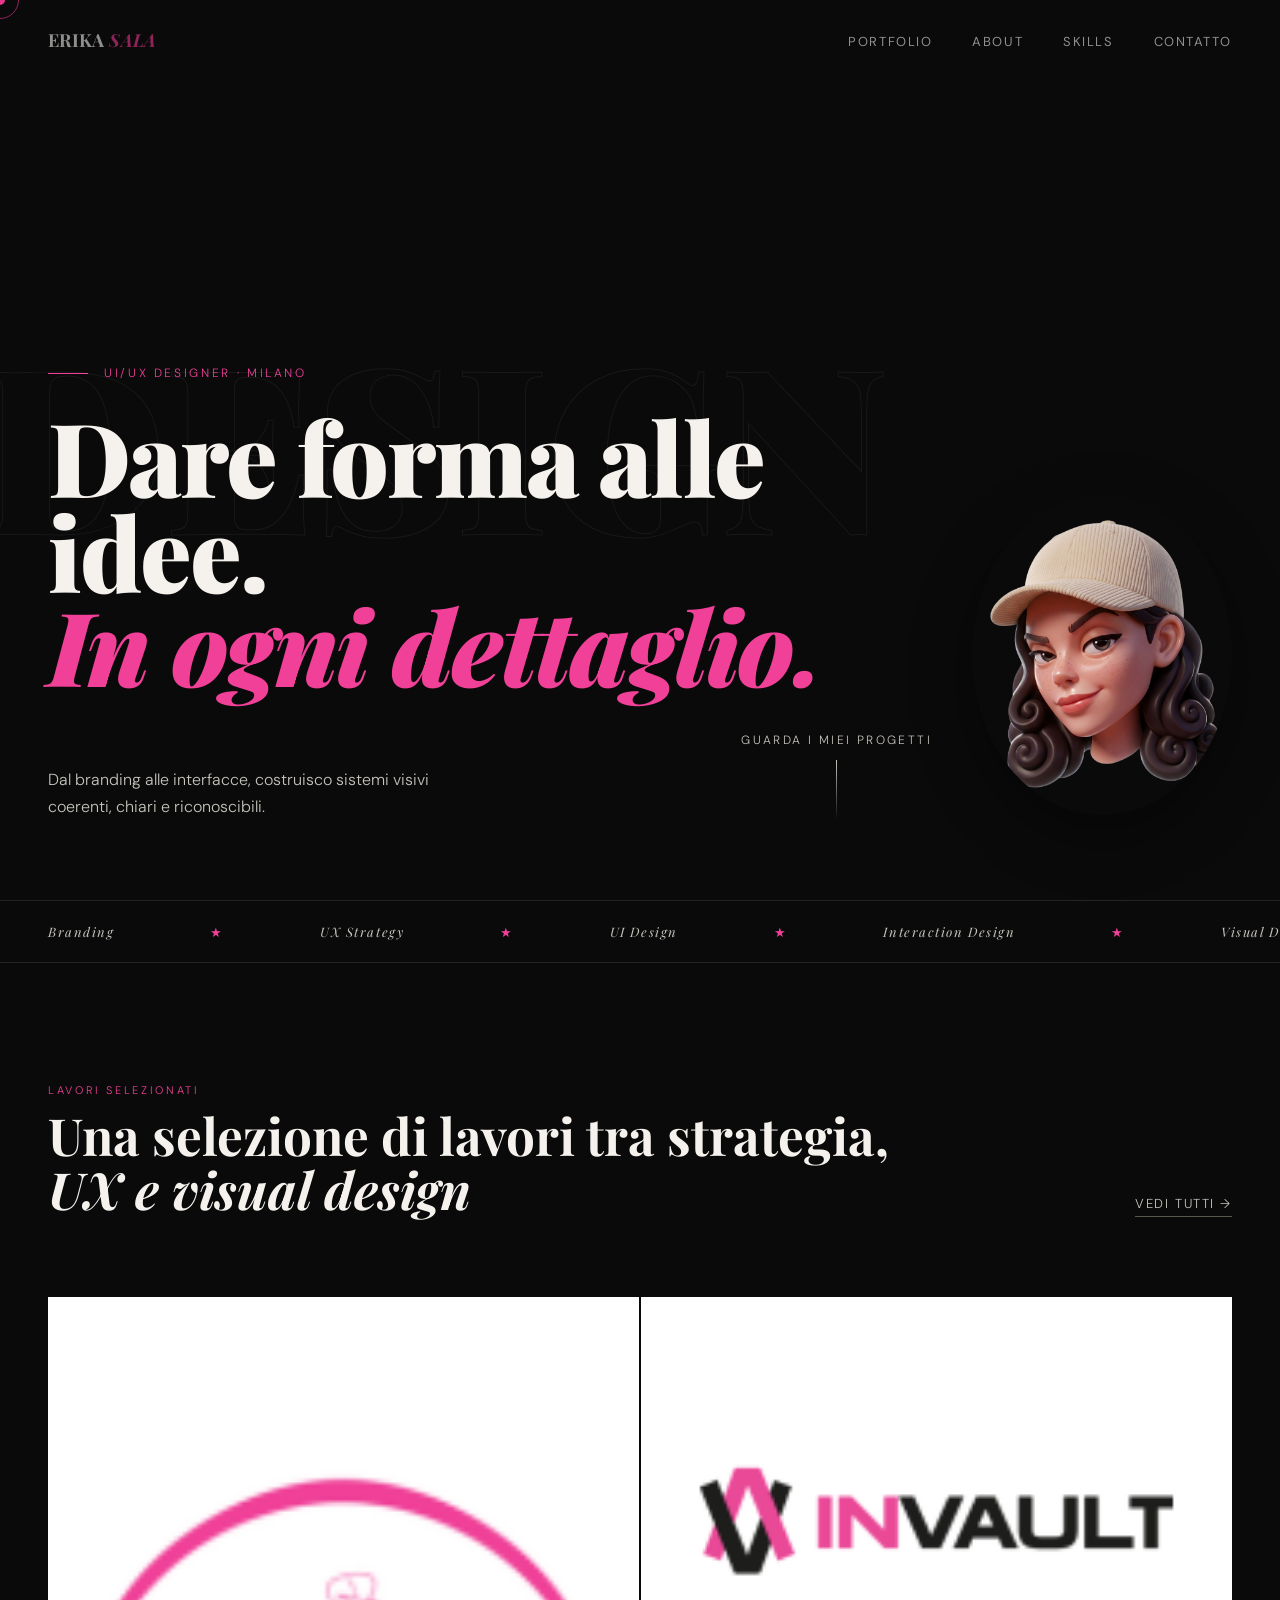
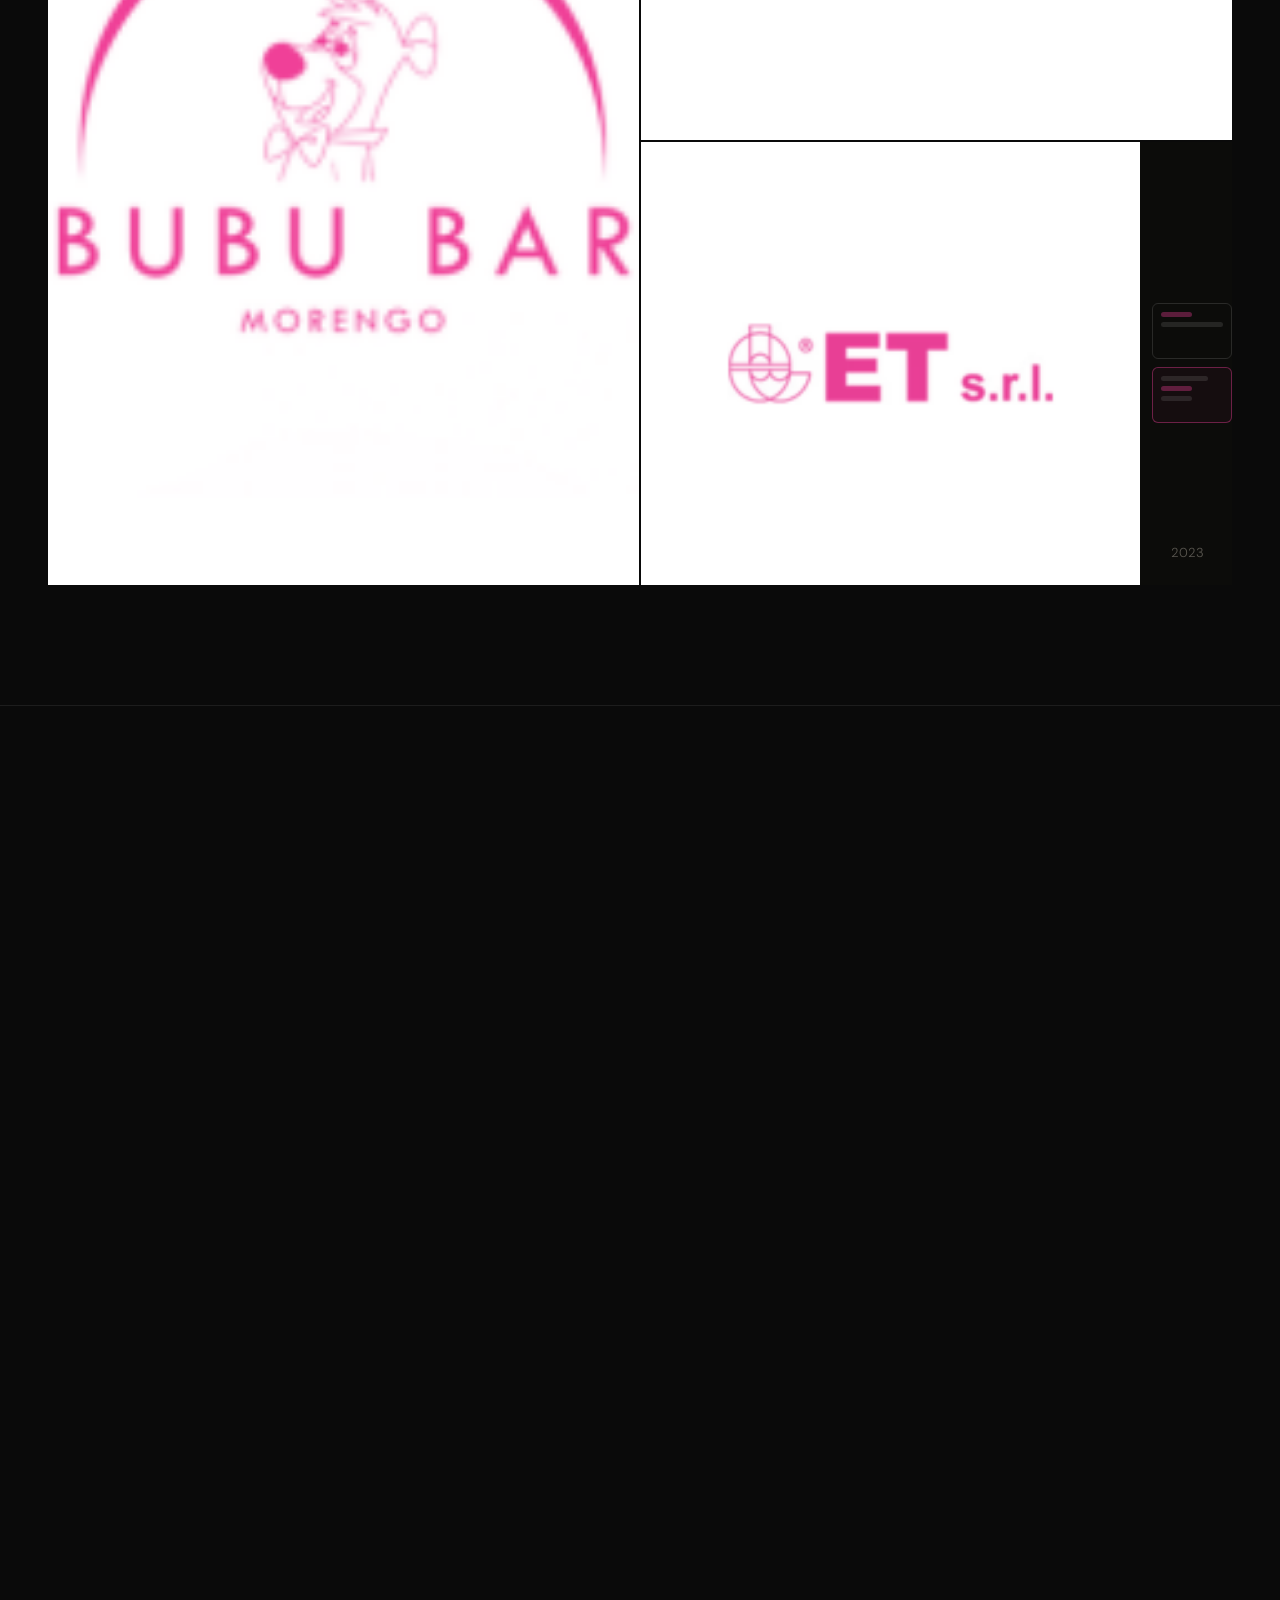
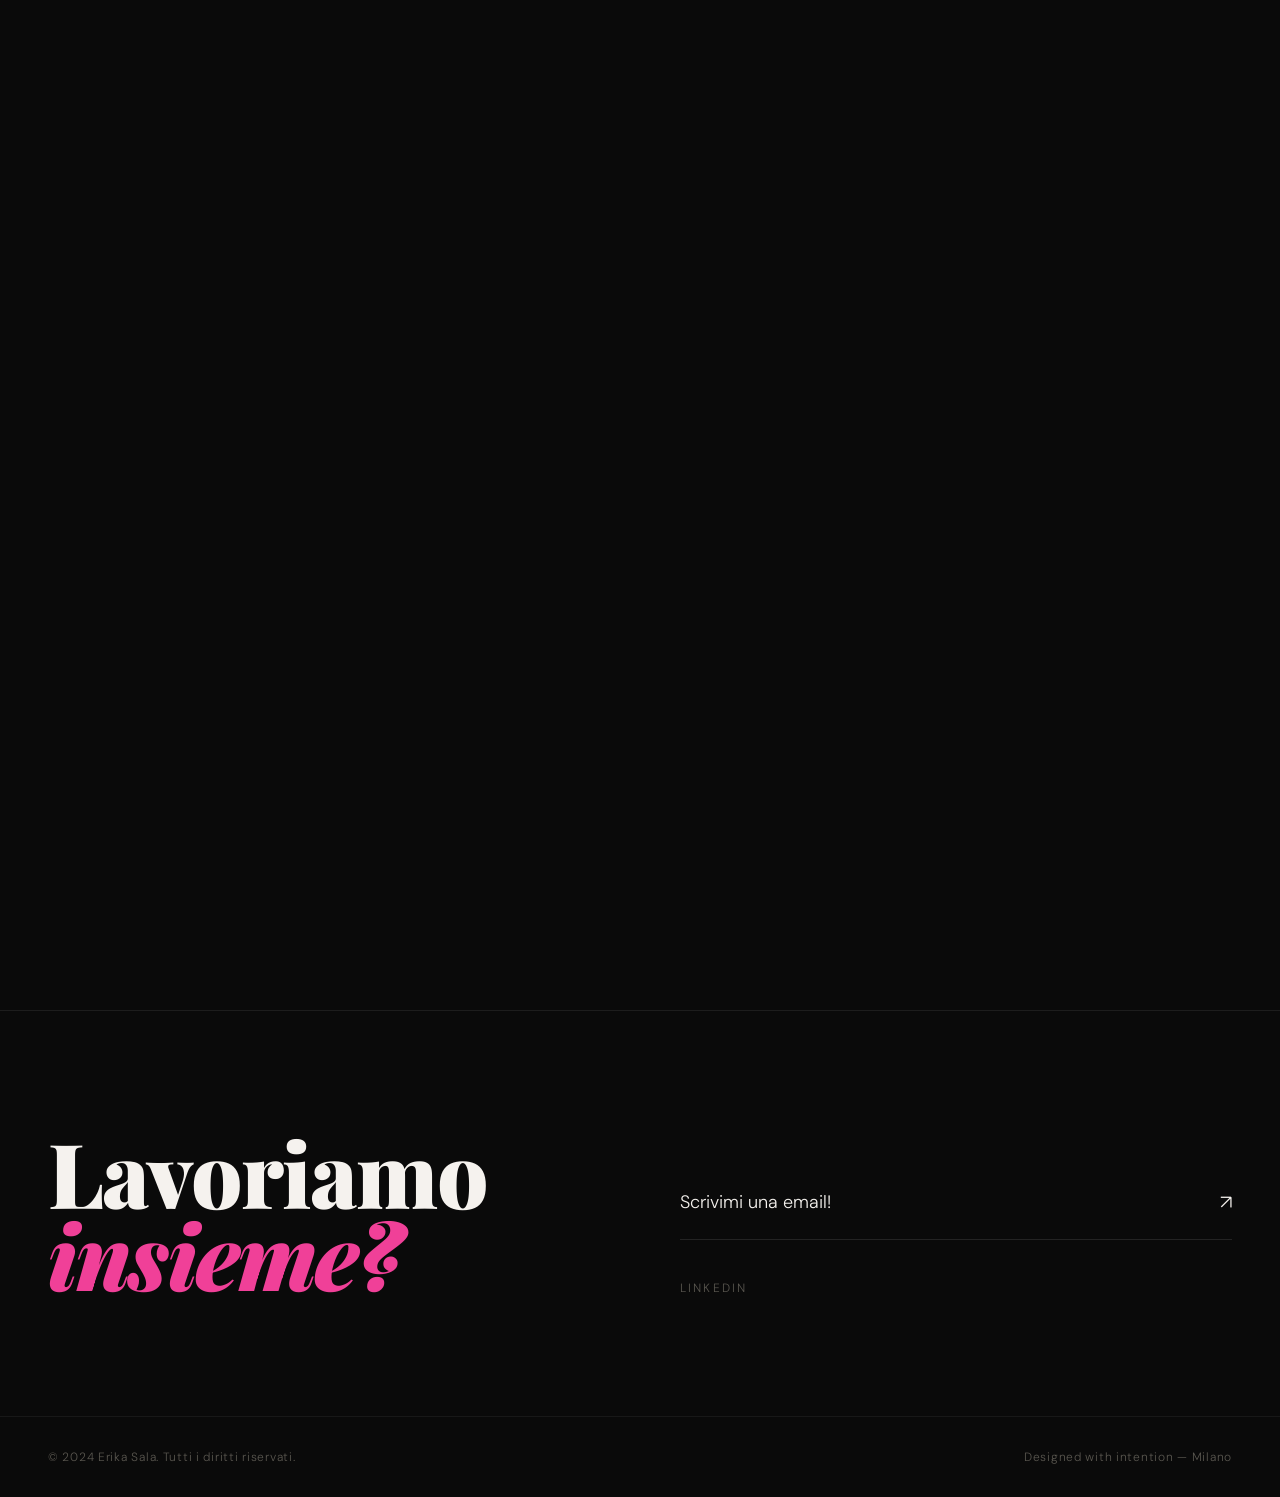
<file: index.html>
<!DOCTYPE html>
<html lang="it">
<head>
<meta charset="UTF-8">
<meta name="viewport" content="width=device-width, initial-scale=1.0">
<title>Erika Sala — UI/UX Designer</title>
<link rel="preconnect" href="https://fonts.googleapis.com">
<link href="https://fonts.googleapis.com/css2?family=Playfair+Display:ital,wght@0,400;0,700;0,900;1,400;1,700&family=DM+Sans:wght@300;400;500&display=swap" rel="stylesheet">
<link rel="stylesheet" href="style.css">
</head>
<body>

<div class="cursor" id="cursor"></div>
<div class="cursor-ring" id="cursorRing"></div>

<nav>
  <a href="index.html" class="logo">Erika <span>Sala</span></a>
  <ul>
    <li><a href="portfolio.html">Portfolio</a></li>
    <li><a href="about.html">About</a></li>
    <li><a href="skills.html">Skills</a></li>
    <li><a href="#contatto">Contatto</a></li>
  </ul>
</nav>

<!-- HERO -->
<section class="hero">
  <div class="hero-bg-text" aria-hidden="true">DESIGN</div>

  <div class="hero-content">
    <div class="hero-text">
      <div class="hero-eyebrow">UI/UX Designer · Milano</div>

      <h1 class="hero-headline">
        Dare forma alle idee.<br><em>In ogni dettaglio.</em>
      </h1>

      <div class="hero-sub">
        <p class="hero-desc">
          Dal branding alle interfacce, costruisco sistemi visivi coerenti, chiari e riconoscibili.
        </p>
        <a href="#progetti" class="hero-scroll">Guarda i miei progetti</a>
      </div>
    </div>

    <!-- AVATAR -->
    <div class="hero-avatar">
      <img src="images/avatar.png" alt="Avatar Erika"> 
    </div>
  </div>
</section>

<!-- MARQUEE -->
<div class="marquee-wrap" aria-hidden="true">
  <div class="marquee-track">

    <span>Branding</span><span class="accent">★</span>
    <span>UX Strategy</span><span class="accent">★</span>
    <span>UI Design</span><span class="accent">★</span>
    <span>Interaction Design</span><span class="accent">★</span>
    <span>Visual Design</span><span class="accent">★</span>
    <span>Design System</span><span class="accent">★</span>
    <span>Mobile App</span><span class="accent">★</span>
    <span>Prototipazione</span><span class="accent">★</span>
    <span>UI Design</span><span class="accent">★</span>
    <span>UX Research</span><span class="accent">★</span>
    <span>Interaction Design</span><span class="accent">★</span>
    <span>Visual Design</span><span class="accent">★</span>
    <span>Design System</span><span class="accent">★</span>
    <span>Mobile App</span><span class="accent">★</span>
    <span>Prototipazione</span><span class="accent">★</span>
  </div>
</div>

<!-- PROGETTI (preview) -->
<section id="progetti">
  <div class="section-header fade-up">
    <div>
      <p class="section-label">Lavori selezionati</p>
      <h2 class="section-title">Una selezione di lavori
tra strategia,<br><em> UX e visual design</em></h2>
    </div>
    <a href="portfolio.html" class="see-all">Vedi tutti →</a>
  </div>

  <div class="projects-grid">
    <a href="portfolio.html" class="project-card fade-up">
      <div class="project-bg bg-branding">
               <img src="images/Bubu.png" alt="Bubu Bar" class="project-image">
      </div>
      <div class="project-overlay"></div>
      <div class="project-always">
        <div>
          <p class="project-tag">Branding</p>
          <h3 class="project-name">Identità visiva<br>per Novo Studio</h3>
        </div>
        <span class="project-year">2024</span>
      </div>
    </a>

    <a href="portfolio.html" class="project-card fade-up" style="transition-delay:0.1s">
      <div class="project-bg bg-app">
       <img src="images/Invault.png" alt="Fintech App" class="project-image">
      </div>
      <div class="project-overlay"></div>
      <div class="project-always">
        <div>
          <p class="project-tag">App Design</p>
          <h3 class="project-name">Fintech App<br>Mobile</h3>
        </div>
        <span class="project-year">2024</span>
      </div>
    </a>

    <a href="portfolio.html" class="project-card fade-up" style="transition-delay:0.2s">
      <div class="project-bg bg-ux">
          <img src="images/ET.png" alt="Bubu Bar" class="project-image">
        <div class="wireframe-block">
          <div class="wf-card">
            <div class="wf-line y"></div>
            <div class="wf-line"></div>
          </div>
          <div class="wf-card active">
            <div class="wf-line" style="width:75%"></div>
            <div class="wf-line y"></div>
            <div class="wf-line" style="width:50%"></div>
          </div>
        </div>
      </div>
      <div class="project-overlay"></div>
      <div class="project-always">
        <div>
          <p class="project-tag">UX Research · Web</p>
          <h3 class="project-name">Redesign<br>e-commerce</h3>
        </div>
        <span class="project-year">2023</span>
      </div>
    </a>
  </div>
</section>

<!-- ABOUT PREVIEW -->
<section id="about">
  <div class="about-left fade-up">
    <div class="about-portrait">
      <div class="portrait-fill" aria-hidden="true">ES</div>
      <img src="images/PXL_20250813_092358383.jpg" alt="">
    </div>
  </div>
  <div class="about-right">
    <div class="fade-up" style="transition-delay:0.15s">
      <p class="section-label">Chi sono</p>
      <h2 class="section-title" style="margin-bottom:32px">Design che<br><em>ha un perché</em></h2>
    </div>
    <div class="fade-up" style="transition-delay:0.25s">
      <p class="about-desc">
        Sono una UI/UX designer con base a <strong>Milano.</strong> Lavoro dove estetica e funzione si incontrano, <em>perché un’interfaccia non deve solo apparire, deve guidare.</em>
      </p>
      <p class="about-desc">
        Ogni progetto è un equilibrio tra visione e metodo, tra intuizione e struttura.
      </p>
    </div>
    <div class="skills-grid fade-up" style="transition-delay:0.35s">
      <div class="skill-item">
        <p class="skill-name">UI Design</p>
        <p class="skill-tools">Figma · Design System · Visual Design</p>
      </div>
      <div class="skill-item">
        <p class="skill-name">UX Research</p>
        <p class="skill-tools">User Testing · Wireframe · Prototipazione</p>
      </div>
      <div class="skill-item">
        <p class="skill-name">Branding</p>
        <p class="skill-tools">Logo · Identità visiva · Cataloghi</p>
      </div>
      <div class="skill-item">
        <p class="skill-name">Altro</p>
        <p class="skill-tools">Illustrator · After Effects · Premiere Pro</p>
      </div>
    </div>
    <div class="stats-row fade-up" style="transition-delay:0.45s">
      <div>
        <p class="stat-num">8+</p>
        <p class="stat-label">Progetti completati</p>
      </div>
      <div>
        <p class="stat-num">7</p>
        <p class="stat-label">Anni di esperienza</p>
      </div>
      <div>
        <p class="stat-num">6</p>
        <p class="stat-label">Clienti soddisfatti</p>
      </div>
    </div>
  </div>
</section>

<!-- CONTATTO -->
<section id="contatto">
  <div class="fade-up">
    <h2 class="contact-big">
      Lavoriamo<br><em>insieme?</em>
    </h2>
  </div>
  <div class="fade-up" style="transition-delay:0.2s">
    <a href="mailto:erikasala.design@gmail.com" class="contact-link">
      Scrivimi una email! <span class="arr">↗</span>
    </a>
    <div class="contact-social">
      <a href="https://www.linkedin.com/in/erika-sala-443645163/" class="social-link">LinkedIn</a>
    </div>
  </div>
</section>

<footer>
  <p>© 2024 Erika Sala. Tutti i diritti riservati.</p>
  <p>Designed with intention — Milano</p>
</footer>

<script>
  const cursor = document.getElementById('cursor');
  const ring = document.getElementById('cursorRing');
  let mx = 0, my = 0, rx = 0, ry = 0;
  document.addEventListener('mousemove', e => {
    mx = e.clientX; my = e.clientY;
    cursor.style.left = mx + 'px';
    cursor.style.top = my + 'px';
  });
  (function animRing() {
    rx += (mx - rx) * 0.14;
    ry += (my - ry) * 0.14;
    ring.style.left = rx + 'px';
    ring.style.top = ry + 'px';
    requestAnimationFrame(animRing);
  })();
  document.querySelectorAll('a, button').forEach(el => {
    el.addEventListener('mouseenter', () => { ring.style.transform = 'translate(-50%, -50%) scale(1.8)'; ring.style.opacity = '0.3'; });
    el.addEventListener('mouseleave', () => { ring.style.transform = 'translate(-50%, -50%) scale(1)'; ring.style.opacity = '0.6'; });
  });
  const obs = new IntersectionObserver((entries) => {
    entries.forEach(e => { if (e.isIntersecting) { e.target.classList.add('visible'); obs.unobserve(e.target); } });
  }, { threshold: 0.12 });
  document.querySelectorAll('.fade-up').forEach(el => obs.observe(el));
</script>
</body>
</html>
</file>
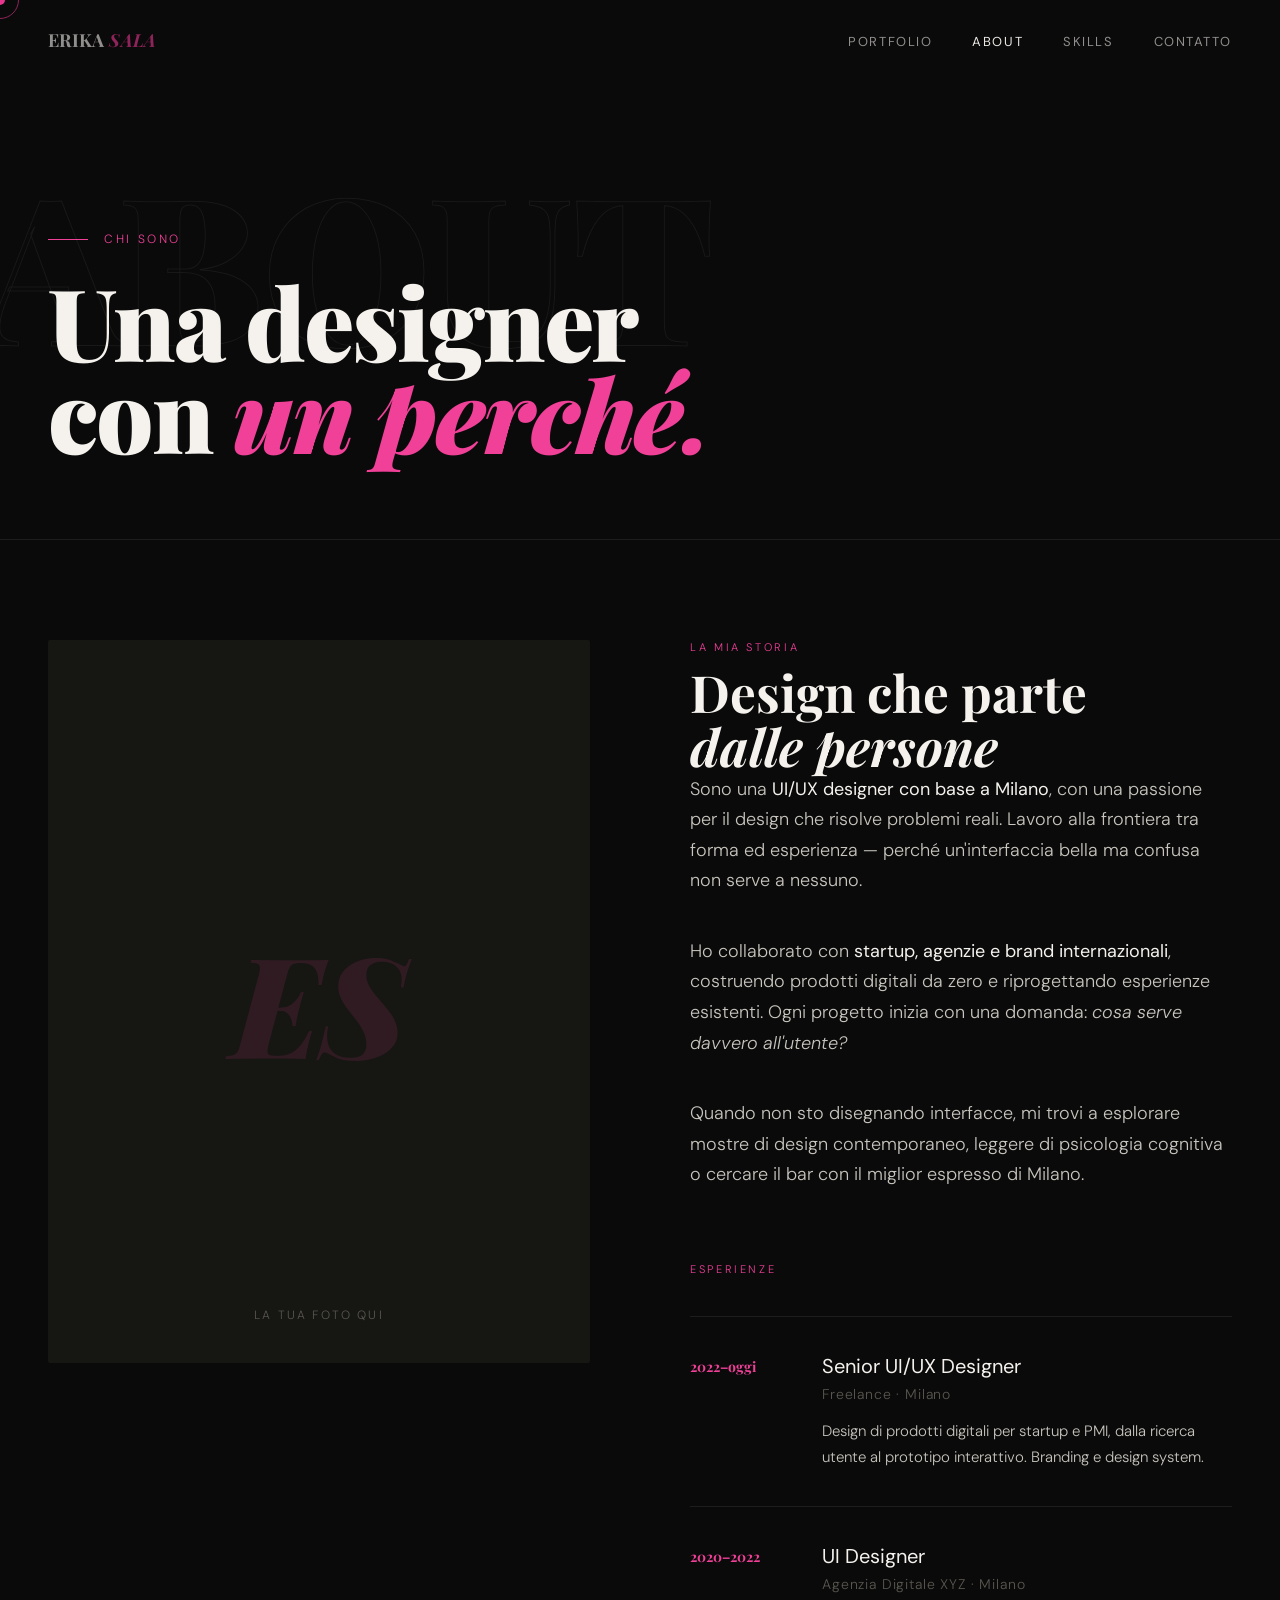
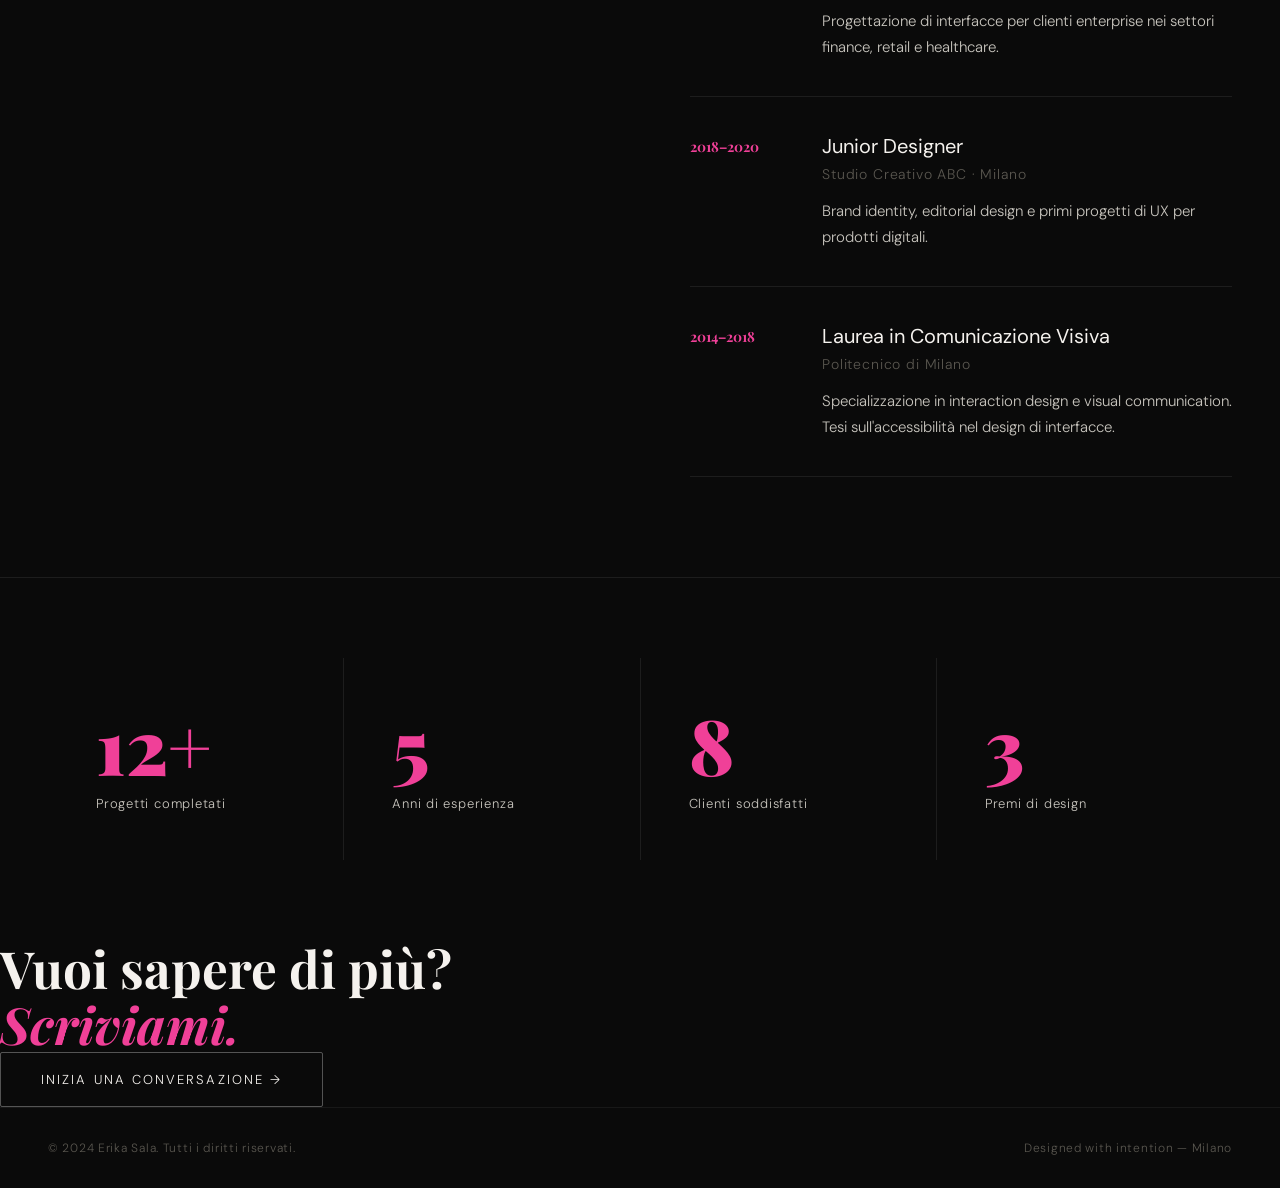
<file: about.html>
<!DOCTYPE html>
<html lang="it">
<head>
<meta charset="UTF-8">
<meta name="viewport" content="width=device-width, initial-scale=1.0">
<title>About — Erika Sala</title>
<link rel="preconnect" href="https://fonts.googleapis.com">
<link href="https://fonts.googleapis.com/css2?family=Playfair+Display:ital,wght@0,400;0,700;0,900;1,400;1,700&family=DM+Sans:wght@300;400;500&display=swap" rel="stylesheet">
<link rel="stylesheet" href="style.css">
</head>
<body>

<div class="cursor" id="cursor"></div>
<div class="cursor-ring" id="cursorRing"></div>

<nav>
  <a href="index.html" class="logo">Erika <span>Sala</span></a>
  <ul>
    <li><a href="portfolio.html">Portfolio</a></li>
    <li><a href="about.html" class="active">About</a></li>
    <li><a href="skills.html">Skills</a></li>
    <li><a href="index.html#contatto">Contatto</a></li>
  </ul>
</nav>

<!-- PAGE HERO -->
<section class="page-hero">
  <div class="page-hero-bg" aria-hidden="true">ABOUT</div>
  <div class="page-eyebrow">Chi sono</div>
  <h1 class="page-title">Una designer<br>con <em>un perché.</em></h1>
</section>

<!-- ABOUT MAIN -->
<div class="about-main">
  <div class="about-left fade-up">
    <div class="about-portrait">
      <div class="portrait-fill" aria-hidden="true">ES</div>
      <p class="portrait-placeholder">La tua foto qui</p>
    </div>
  </div>
  <div class="about-content">
    <div class="fade-up" style="transition-delay:0.1s">
      <p class="section-label">La mia storia</p>
      <h2 class="section-title">Design che parte<br><em>dalle persone</em></h2>
    </div>
    <div class="fade-up" style="transition-delay:0.2s">
      <p class="about-desc">
        Sono una <strong>UI/UX designer con base a Milano</strong>, con una passione per il design che risolve problemi reali. Lavoro alla frontiera tra forma ed esperienza — perché un'interfaccia bella ma confusa non serve a nessuno.
      </p>
      <p class="about-desc">
        Ho collaborato con <strong>startup, agenzie e brand internazionali</strong>, costruendo prodotti digitali da zero e riprogettando esperienze esistenti. Ogni progetto inizia con una domanda: <em>cosa serve davvero all'utente?</em>
      </p>
      <p class="about-desc">
        Quando non sto disegnando interfacce, mi trovi a esplorare mostre di design contemporaneo, leggere di psicologia cognitiva o cercare il bar con il miglior espresso di Milano.
      </p>
    </div>

    <!-- Timeline -->
    <div class="timeline fade-up" style="transition-delay:0.3s">
      <p class="timeline-label">Esperienze</p>

      <div class="timeline-item">
        <span class="tl-year">2022–oggi</span>
        <div>
          <p class="tl-role">Senior UI/UX Designer</p>
          <p class="tl-company">Freelance · Milano</p>
          <p class="tl-desc">Design di prodotti digitali per startup e PMI, dalla ricerca utente al prototipo interattivo. Branding e design system.</p>
        </div>
      </div>

      <div class="timeline-item">
        <span class="tl-year">2020–2022</span>
        <div>
          <p class="tl-role">UI Designer</p>
          <p class="tl-company">Agenzia Digitale XYZ · Milano</p>
          <p class="tl-desc">Progettazione di interfacce per clienti enterprise nei settori finance, retail e healthcare.</p>
        </div>
      </div>

      <div class="timeline-item">
        <span class="tl-year">2018–2020</span>
        <div>
          <p class="tl-role">Junior Designer</p>
          <p class="tl-company">Studio Creativo ABC · Milano</p>
          <p class="tl-desc">Brand identity, editorial design e primi progetti di UX per prodotti digitali.</p>
        </div>
      </div>

      <div class="timeline-item">
        <span class="tl-year">2014–2018</span>
        <div>
          <p class="tl-role">Laurea in Comunicazione Visiva</p>
          <p class="tl-company">Politecnico di Milano</p>
          <p class="tl-desc">Specializzazione in interaction design e visual communication. Tesi sull'accessibilità nel design di interfacce.</p>
        </div>
      </div>
    </div>
  </div>
</div>

<!-- STATS -->
<div class="stats-section">
  <div class="stat-block fade-up">
    <p class="stat-num">12+</p>
    <p class="stat-label">Progetti completati</p>
  </div>
  <div class="stat-block fade-up" style="transition-delay:0.1s">
    <p class="stat-num">5</p>
    <p class="stat-label">Anni di esperienza</p>
  </div>
  <div class="stat-block fade-up" style="transition-delay:0.2s">
    <p class="stat-num">8</p>
    <p class="stat-label">Clienti soddisfatti</p>
  </div>
  <div class="stat-block fade-up" style="transition-delay:0.3s">
    <p class="stat-num">3</p>
    <p class="stat-label">Premi di design</p>
  </div>
</div>

<!-- CTA -->
<div class="about-cta">
  <div class="fade-up">
    <h2 class="cta-text">Vuoi sapere di più?<br><em>Scriviami.</em></h2>
  </div>
  <a href="index.html#contatto" class="btn-outline fade-up" style="transition-delay:0.15s">Inizia una conversazione →</a>
</div>

<footer>
  <p>© 2024 Erika Sala. Tutti i diritti riservati.</p>
  <p>Designed with intention — Milano</p>
</footer>

<script>
  const cursor = document.getElementById('cursor');
  const ring = document.getElementById('cursorRing');
  let mx = 0, my = 0, rx = 0, ry = 0;
  document.addEventListener('mousemove', e => { mx = e.clientX; my = e.clientY; cursor.style.left = mx + 'px'; cursor.style.top = my + 'px'; });
  (function animRing() { rx += (mx - rx) * 0.14; ry += (my - ry) * 0.14; ring.style.left = rx + 'px'; ring.style.top = ry + 'px'; requestAnimationFrame(animRing); })();
  document.querySelectorAll('a, button').forEach(el => {
    el.addEventListener('mouseenter', () => { ring.style.transform = 'translate(-50%, -50%) scale(1.8)'; ring.style.opacity = '0.3'; });
    el.addEventListener('mouseleave', () => { ring.style.transform = 'translate(-50%, -50%) scale(1)'; ring.style.opacity = '0.6'; });
  });
  const obs = new IntersectionObserver((entries) => { entries.forEach(e => { if (e.isIntersecting) { e.target.classList.add('visible'); obs.unobserve(e.target); } }); }, { threshold: 0.12 });
  document.querySelectorAll('.fade-up').forEach(el => obs.observe(el));
</script>
</body>
</html>
</file>
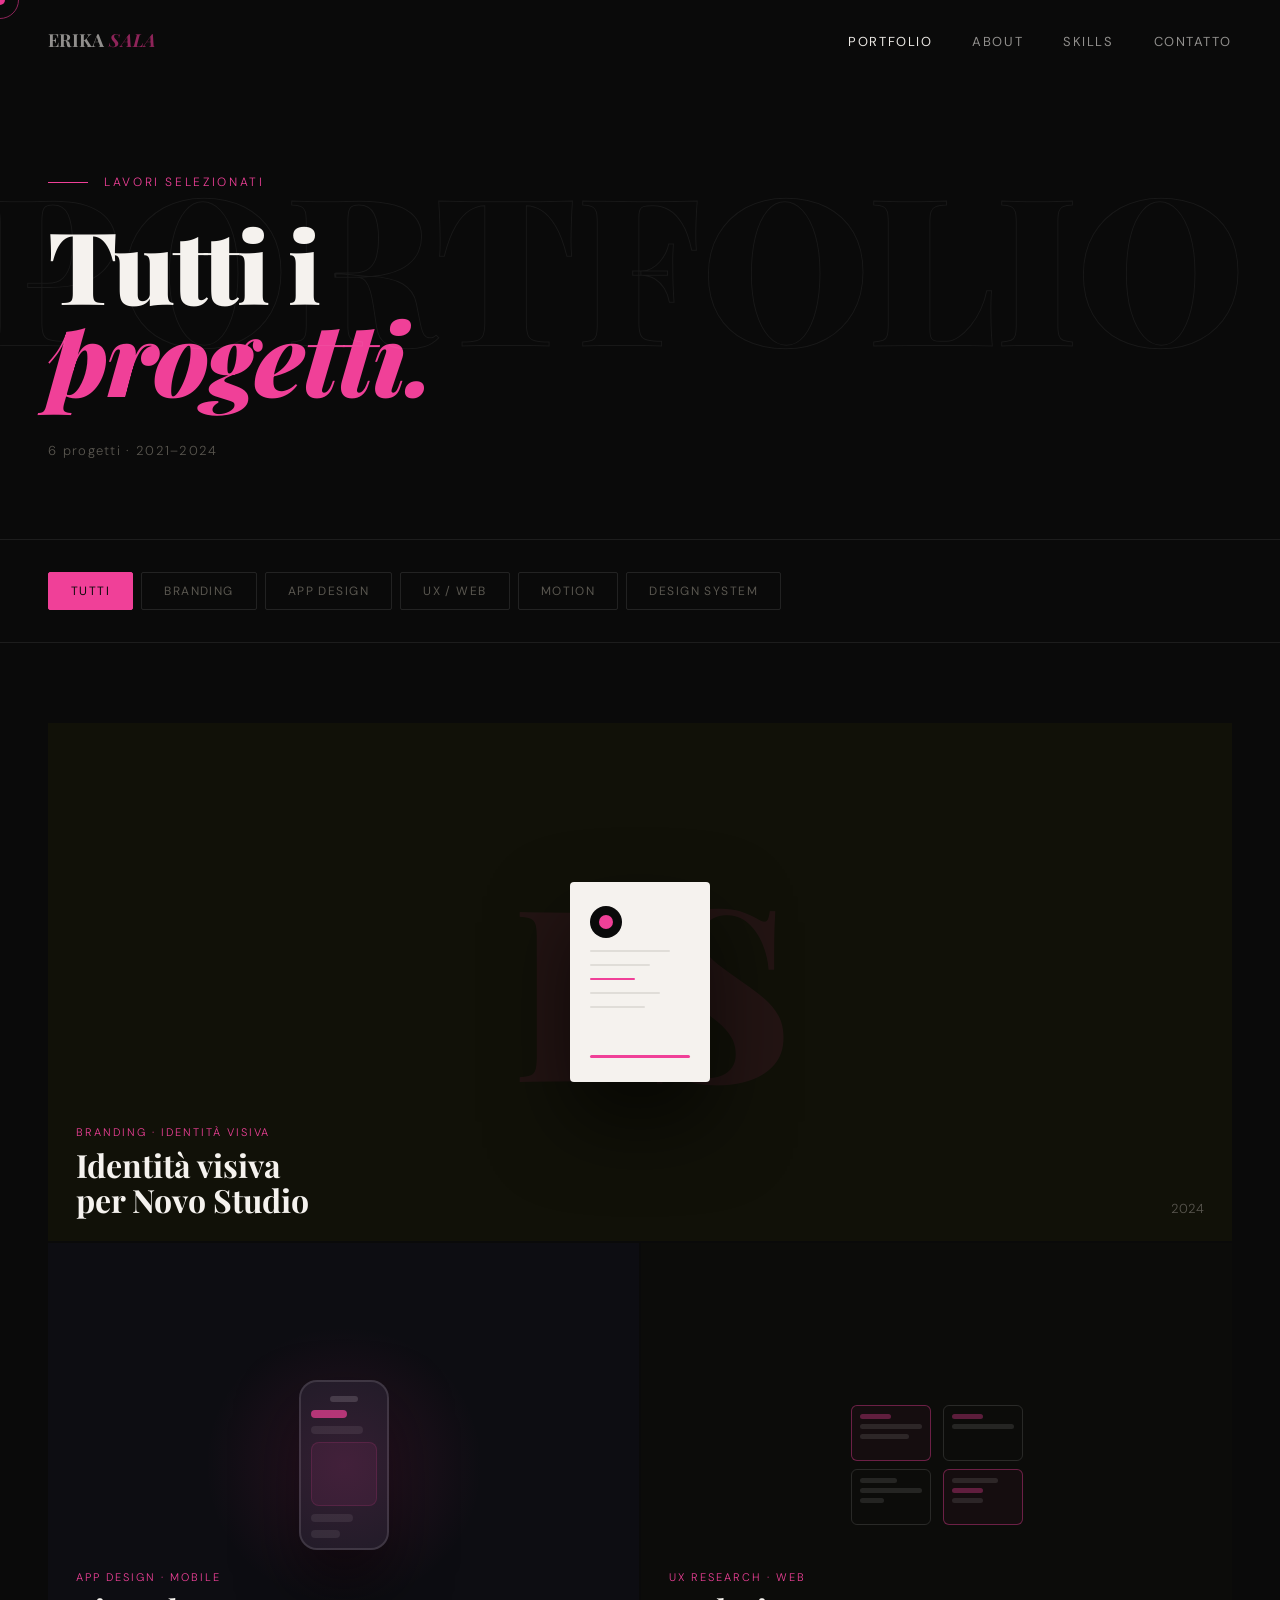
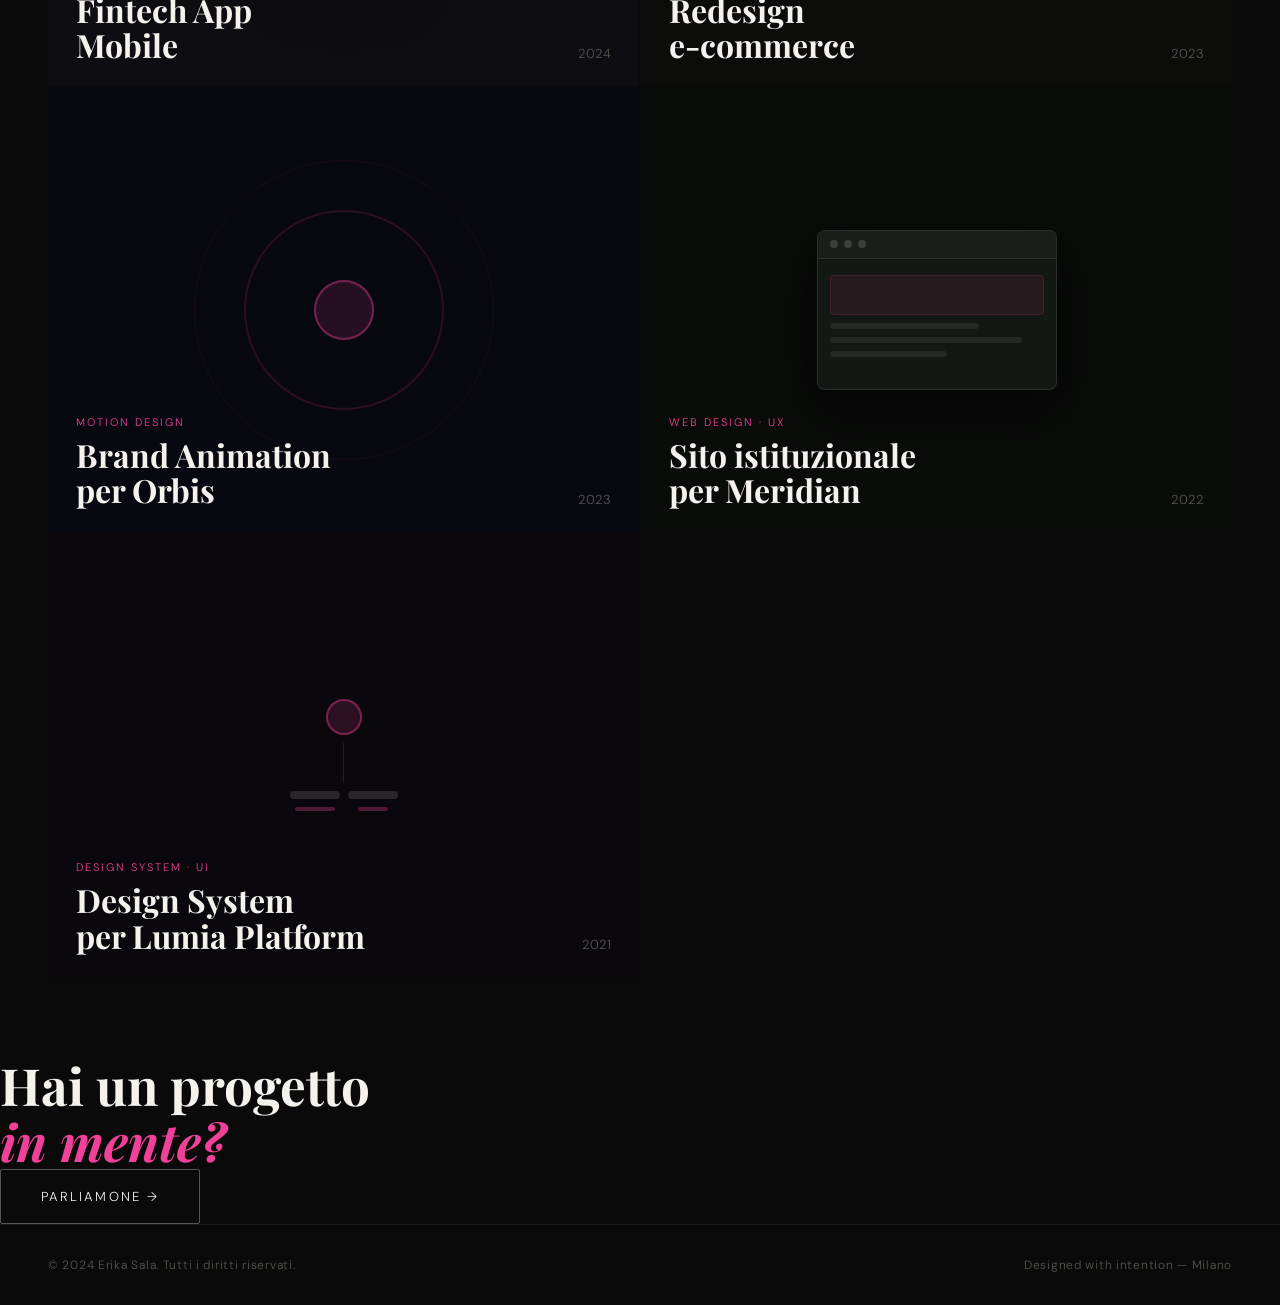
<file: portfolio.html>
<!DOCTYPE html>
<html lang="it">
<head>
<meta charset="UTF-8">
<meta name="viewport" content="width=device-width, initial-scale=1.0">
<title>Portfolio — Erika Sala</title>
<link rel="preconnect" href="https://fonts.googleapis.com">
<link href="https://fonts.googleapis.com/css2?family=Playfair+Display:ital,wght@0,400;0,700;0,900;1,400;1,700&family=DM+Sans:wght@300;400;500&display=swap" rel="stylesheet">
<link rel="stylesheet" href="style.css">
</head>
<body>

<div class="cursor" id="cursor"></div>
<div class="cursor-ring" id="cursorRing"></div>

<nav>
  <a href="index.html" class="logo">Erika <span>Sala</span></a>
  <ul>
    <li><a href="portfolio.html" class="active">Portfolio</a></li>
    <li><a href="about.html">About</a></li>
    <li><a href="skills.html">Skills</a></li>
    <li><a href="index.html#contatto">Contatto</a></li>
  </ul>
</nav>

<!-- PAGE HERO -->
<section class="page-hero">
  <div class="page-hero-bg" aria-hidden="true">PORTFOLIO</div>
  <div class="page-eyebrow">Lavori selezionati</div>
  <h1 class="page-title">Tutti i<br><em>progetti.</em></h1>
  <div class="hero-bottom">
    <p class="hero-count">6 progetti · 2021–2024</p>
  </div>
</section>

<!-- FILTER BAR -->
<div class="filter-bar">
  <button class="filter-btn active" data-filter="all">Tutti</button>
  <button class="filter-btn" data-filter="branding">Branding</button>
  <button class="filter-btn" data-filter="app">App Design</button>
  <button class="filter-btn" data-filter="ux">UX / Web</button>
  <button class="filter-btn" data-filter="motion">Motion</button>
  <button class="filter-btn" data-filter="system">Design System</button>
</div>

<!-- FULL PROJECTS GRID -->
<div class="portfolio-grid">

  <!-- 1: Featured — Branding -->
  <a href="#" class="project-card featured fade-up" data-cat="branding">
    <div class="project-bg bg-branding">
      <div class="inner-card">
        <div class="card-logo"></div>
        <div class="card-line" style="width:80%"></div>
        <div class="card-line short"></div>
        <div class="card-line yellow"></div>
        <div class="card-line" style="width:70%"></div>
        <div class="card-line" style="width:55%"></div>
        <div style="flex:1"></div>
        <div class="card-line yellow" style="width:100%; height:3px;"></div>
      </div>
    </div>
    <div class="project-overlay"></div>
    <div class="project-always">
      <div>
        <p class="project-tag">Branding · Identità visiva</p>
        <h3 class="project-name">Identità visiva<br>per Novo Studio</h3>
      </div>
      <span class="project-year">2024</span>
    </div>
  </a>

  <!-- 2: App -->
  <a href="#" class="project-card fade-up" data-cat="app" style="transition-delay:0.05s">
    <div class="project-bg bg-app">
      <div class="phone-mockup">
        <div class="phone-notch"></div>
        <div class="phone-row accent"></div>
        <div class="phone-row" style="width:80%"></div>
        <div class="phone-img-block"></div>
        <div class="phone-row" style="width:65%"></div>
        <div class="phone-row" style="width:45%"></div>
      </div>
    </div>
    <div class="project-overlay"></div>
    <div class="project-always">
      <div>
        <p class="project-tag">App Design · Mobile</p>
        <h3 class="project-name">Fintech App<br>Mobile</h3>
      </div>
      <span class="project-year">2024</span>
    </div>
  </a>

  <!-- 3: UX/Web -->
  <a href="#" class="project-card fade-up" data-cat="ux" style="transition-delay:0.1s">
    <div class="project-bg bg-ux">
      <div class="wireframe-block">
        <div class="wf-card active"><div class="wf-line y"></div><div class="wf-line"></div><div class="wf-line" style="width:80%"></div></div>
        <div class="wf-card"><div class="wf-line" style="width:60%"></div><div class="wf-line"></div><div class="wf-line" style="width:40%"></div></div>
      </div>
      <div class="wireframe-block">
        <div class="wf-card"><div class="wf-line y"></div><div class="wf-line"></div></div>
        <div class="wf-card active"><div class="wf-line" style="width:75%"></div><div class="wf-line y"></div><div class="wf-line" style="width:50%"></div></div>
      </div>
    </div>
    <div class="project-overlay"></div>
    <div class="project-always">
      <div>
        <p class="project-tag">UX Research · Web</p>
        <h3 class="project-name">Redesign<br>e-commerce</h3>
      </div>
      <span class="project-year">2023</span>
    </div>
  </a>

  <!-- 4: Motion -->
  <a href="#" class="project-card fade-up" data-cat="motion" style="transition-delay:0.15s">
    <div class="project-bg bg-motion">
      <div class="motion-center"></div>
    </div>
    <div class="project-overlay"></div>
    <div class="project-always">
      <div>
        <p class="project-tag">Motion Design</p>
        <h3 class="project-name">Brand Animation<br>per Orbis</h3>
      </div>
      <span class="project-year">2023</span>
    </div>
  </a>

  <!-- 5: Web -->
  <a href="#" class="project-card fade-up" data-cat="ux" style="transition-delay:0.2s">
    <div class="project-bg bg-web">
      <div class="browser-mockup">
        <div class="browser-bar">
          <div class="browser-dot"></div>
          <div class="browser-dot"></div>
          <div class="browser-dot"></div>
        </div>
        <div class="browser-body">
          <div class="b-hero"></div>
          <div class="b-row" style="width:70%"></div>
          <div class="b-row" style="width:90%"></div>
          <div class="b-row" style="width:55%"></div>
        </div>
      </div>
    </div>
    <div class="project-overlay"></div>
    <div class="project-always">
      <div>
        <p class="project-tag">Web Design · UX</p>
        <h3 class="project-name">Sito istituzionale<br>per Meridian</h3>
      </div>
      <span class="project-year">2022</span>
    </div>
  </a>

  <!-- 6: Design System -->
  <a href="#" class="project-card fade-up" data-cat="system" style="transition-delay:0.25s">
    <div class="project-bg bg-system">
      <div class="ds-block">
        <div class="ds-circle"></div>
        <div class="ds-connector"></div>
        <div style="display:flex; gap:8px;">
          <div class="ds-block">
            <div class="ds-rect" style="width:50px"></div>
            <div class="ds-label" style="width:40px"></div>
          </div>
          <div class="ds-block">
            <div class="ds-rect" style="width:50px"></div>
            <div class="ds-label" style="width:30px"></div>
          </div>
        </div>
      </div>
    </div>
    <div class="project-overlay"></div>
    <div class="project-always">
      <div>
        <p class="project-tag">Design System · UI</p>
        <h3 class="project-name">Design System<br>per Lumia Platform</h3>
      </div>
      <span class="project-year">2021</span>
    </div>
  </a>

</div>

<!-- CTA -->
<div class="portfolio-cta">
  <div class="fade-up">
    <h2 class="cta-text">Hai un progetto<br><em>in mente?</em></h2>
  </div>
  <a href="index.html#contatto" class="btn-outline fade-up" style="transition-delay:0.15s">Parliamone →</a>
</div>

<footer>
  <p>© 2024 Erika Sala. Tutti i diritti riservati.</p>
  <p>Designed with intention — Milano</p>
</footer>

<script>
  const cursor = document.getElementById('cursor');
  const ring = document.getElementById('cursorRing');
  let mx = 0, my = 0, rx = 0, ry = 0;
  document.addEventListener('mousemove', e => { mx = e.clientX; my = e.clientY; cursor.style.left = mx + 'px'; cursor.style.top = my + 'px'; });
  (function animRing() { rx += (mx - rx) * 0.14; ry += (my - ry) * 0.14; ring.style.left = rx + 'px'; ring.style.top = ry + 'px'; requestAnimationFrame(animRing); })();
  document.querySelectorAll('a, button').forEach(el => {
    el.addEventListener('mouseenter', () => { ring.style.transform = 'translate(-50%, -50%) scale(1.8)'; ring.style.opacity = '0.3'; });
    el.addEventListener('mouseleave', () => { ring.style.transform = 'translate(-50%, -50%) scale(1)'; ring.style.opacity = '0.6'; });
  });

  // Filter logic
  const filterBtns = document.querySelectorAll('.filter-btn');
  const cards = document.querySelectorAll('.project-card[data-cat]');
  filterBtns.forEach(btn => {
    btn.addEventListener('click', () => {
      filterBtns.forEach(b => b.classList.remove('active'));
      btn.classList.add('active');
      const filter = btn.dataset.filter;
      cards.forEach(card => {
        if (filter === 'all' || card.dataset.cat === filter) {
          card.style.display = 'block';
        } else {
          card.style.display = 'none';
        }
      });
    });
  });

  const obs = new IntersectionObserver((entries) => { entries.forEach(e => { if (e.isIntersecting) { e.target.classList.add('visible'); obs.unobserve(e.target); } }); }, { threshold: 0.1 });
  document.querySelectorAll('.fade-up').forEach(el => obs.observe(el));
</script>
</body>
</html>
</file>
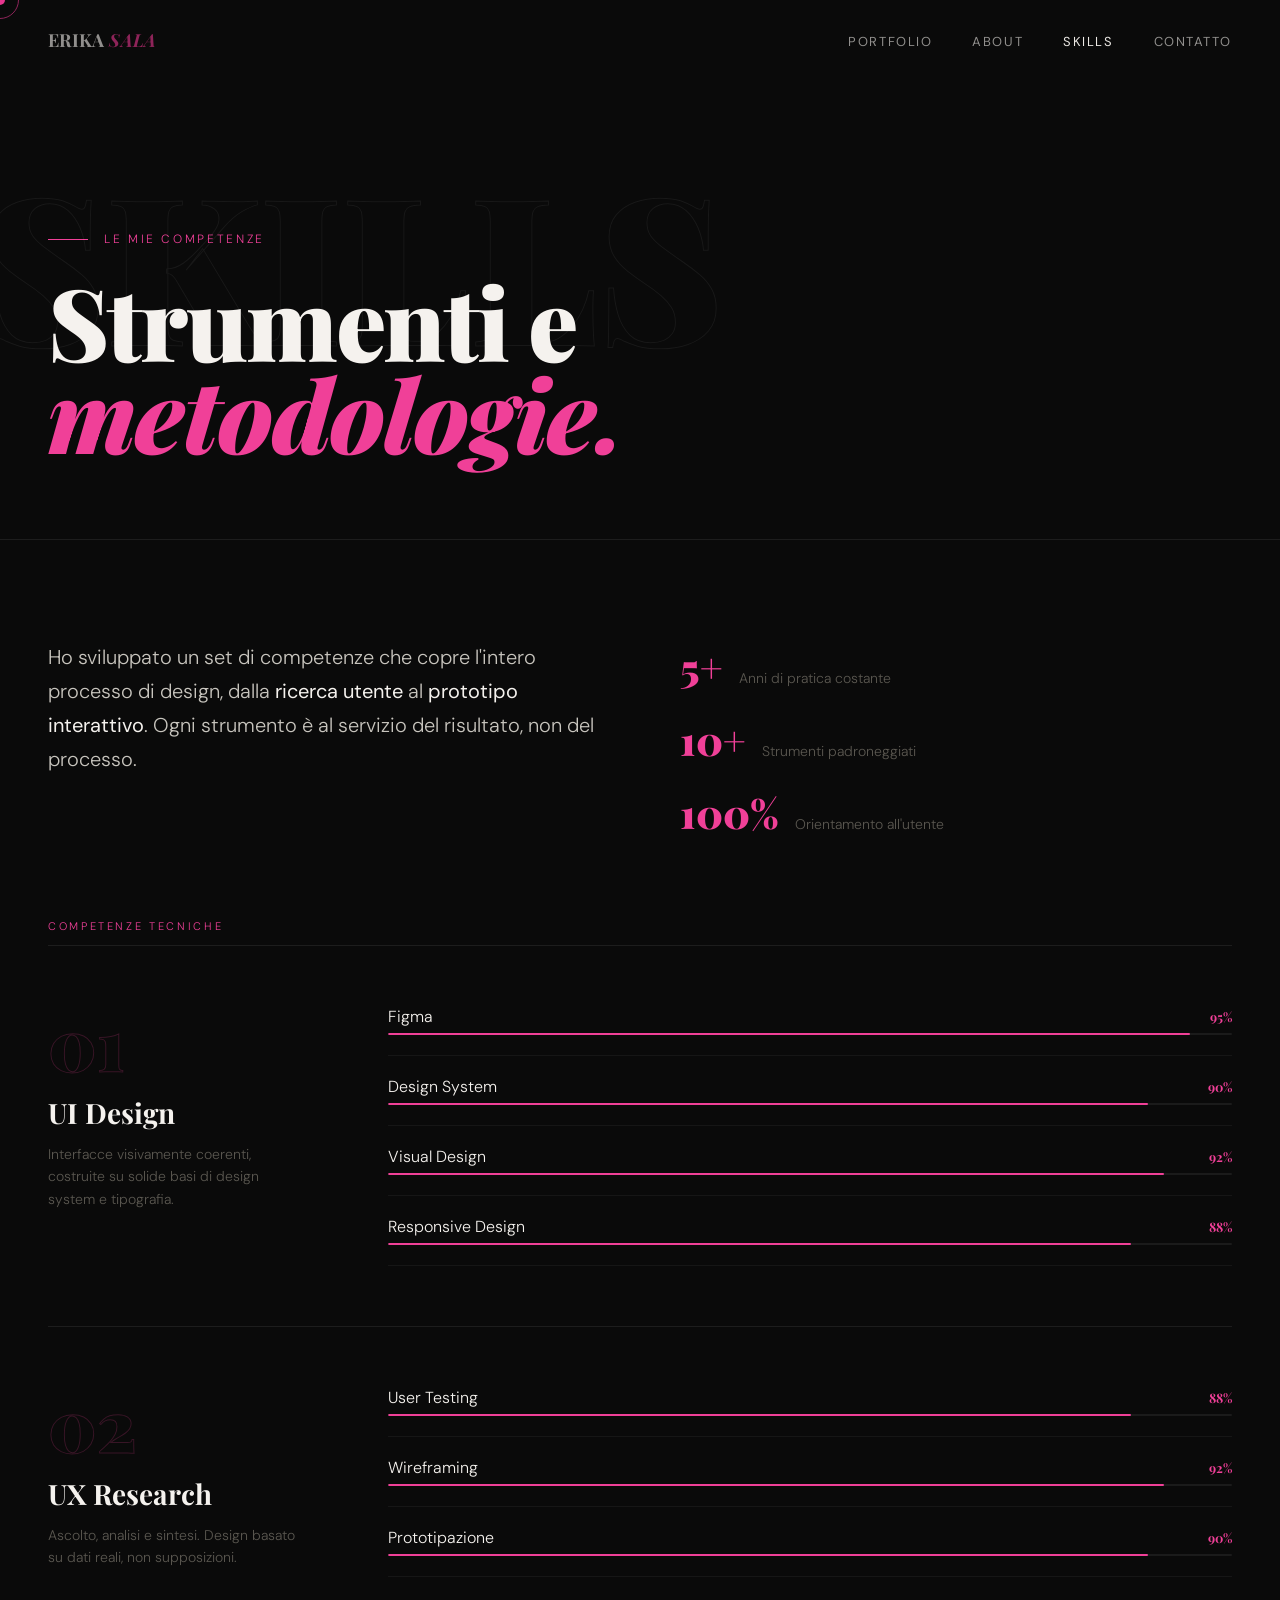
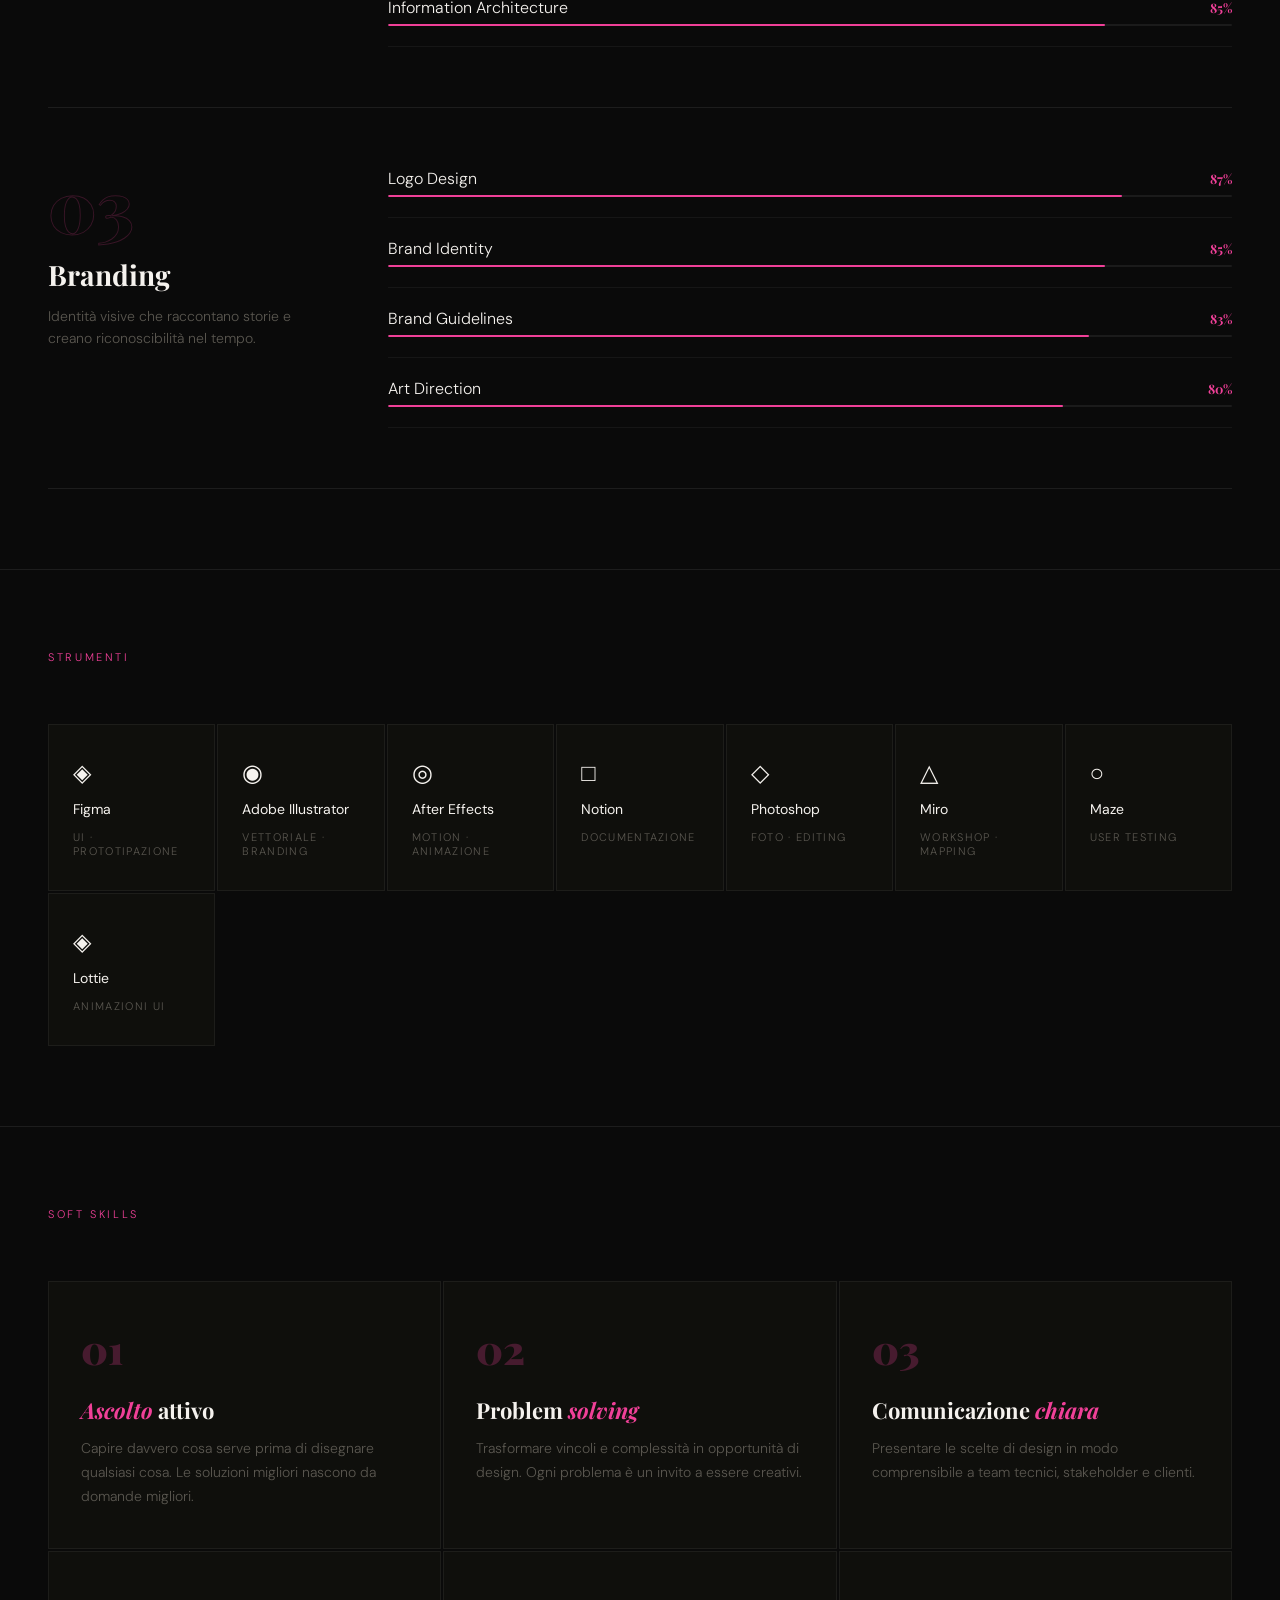
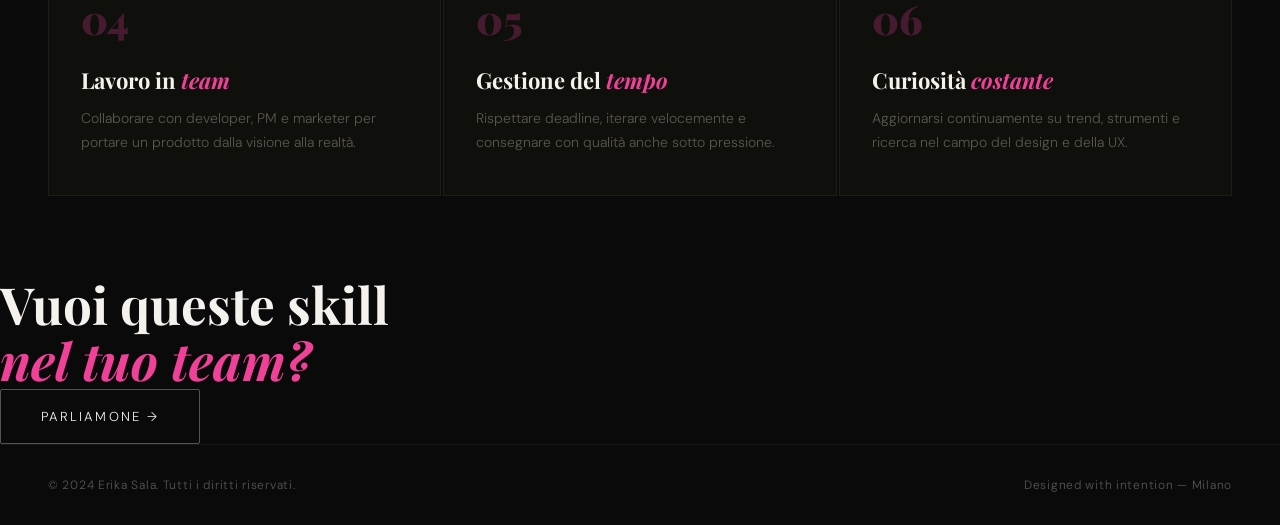
<file: skills.html>
<!DOCTYPE html>
<html lang="it">
<head>
<meta charset="UTF-8">
<meta name="viewport" content="width=device-width, initial-scale=1.0">
<title>Skills — Erika Sala</title>
<link rel="preconnect" href="https://fonts.googleapis.com">
<link href="https://fonts.googleapis.com/css2?family=Playfair+Display:ital,wght@0,400;0,700;0,900;1,400;1,700&family=DM+Sans:wght@300;400;500&display=swap" rel="stylesheet">
<link rel="stylesheet" href="style.css">
</head>
<body>

<div class="cursor" id="cursor"></div>
<div class="cursor-ring" id="cursorRing"></div>

<nav>
  <a href="index.html" class="logo">Erika <span>Sala</span></a>
  <ul>
    <li><a href="portfolio.html">Portfolio</a></li>
    <li><a href="about.html">About</a></li>
    <li><a href="skills.html" class="active">Skills</a></li>
    <li><a href="index.html#contatto">Contatto</a></li>
  </ul>
</nav>

<!-- PAGE HERO -->
<section class="page-hero">
  <div class="page-hero-bg" aria-hidden="true">SKILLS</div>
  <div class="page-eyebrow">Le mie competenze</div>
  <h1 class="page-title">Strumenti e<br><em>metodologie.</em></h1>
</section>

<!-- INTRO -->
<div class="skills-intro">
  <div class="fade-up">
    <p class="intro-desc">
      Ho sviluppato un set di competenze che copre l'intero processo di design, dalla <strong>ricerca utente</strong> al <strong>prototipo interattivo</strong>. Ogni strumento è al servizio del risultato, non del processo.
    </p>
  </div>
  <div class="intro-aside fade-up" style="transition-delay:0.1s">
    <div class="aside-stat"><span class="aside-num">5+</span><span class="aside-label">Anni di pratica costante</span></div>
    <div class="aside-stat"><span class="aside-num">10+</span><span class="aside-label">Strumenti padroneggiati</span></div>
    <div class="aside-stat"><span class="aside-num">100%</span><span class="aside-label">Orientamento all'utente</span></div>
  </div>
</div>

<!-- SKILL CATEGORIES -->
<div class="skills-section">
  <p class="section-label">Competenze tecniche</p>

  <!-- UI Design -->
  <div class="skill-category fade-up">
    <div class="cat-header">
      <div class="cat-num">01</div>
      <h2 class="cat-name">UI Design</h2>
      <p class="cat-desc">Interfacce visivamente coerenti, costruite su solide basi di design system e tipografia.</p>
    </div>
    <div class="cat-skills">
      <div class="skill-row">
        <div class="skill-row-top"><span class="skill-row-name">Figma</span><span class="skill-row-pct">95%</span></div>
        <div class="skill-bar-track"><div class="skill-bar-fill" data-width="95"></div></div>
      </div>
      <div class="skill-row">
        <div class="skill-row-top"><span class="skill-row-name">Design System</span><span class="skill-row-pct">90%</span></div>
        <div class="skill-bar-track"><div class="skill-bar-fill" data-width="90"></div></div>
      </div>
      <div class="skill-row">
        <div class="skill-row-top"><span class="skill-row-name">Visual Design</span><span class="skill-row-pct">92%</span></div>
        <div class="skill-bar-track"><div class="skill-bar-fill" data-width="92"></div></div>
      </div>
      <div class="skill-row">
        <div class="skill-row-top"><span class="skill-row-name">Responsive Design</span><span class="skill-row-pct">88%</span></div>
        <div class="skill-bar-track"><div class="skill-bar-fill" data-width="88"></div></div>
      </div>
    </div>
  </div>

  <!-- UX Research -->
  <div class="skill-category fade-up" style="transition-delay:0.1s">
    <div class="cat-header">
      <div class="cat-num">02</div>
      <h2 class="cat-name">UX Research</h2>
      <p class="cat-desc">Ascolto, analisi e sintesi. Design basato su dati reali, non supposizioni.</p>
    </div>
    <div class="cat-skills">
      <div class="skill-row">
        <div class="skill-row-top"><span class="skill-row-name">User Testing</span><span class="skill-row-pct">88%</span></div>
        <div class="skill-bar-track"><div class="skill-bar-fill" data-width="88"></div></div>
      </div>
      <div class="skill-row">
        <div class="skill-row-top"><span class="skill-row-name">Wireframing</span><span class="skill-row-pct">92%</span></div>
        <div class="skill-bar-track"><div class="skill-bar-fill" data-width="92"></div></div>
      </div>
      <div class="skill-row">
        <div class="skill-row-top"><span class="skill-row-name">Prototipazione</span><span class="skill-row-pct">90%</span></div>
        <div class="skill-bar-track"><div class="skill-bar-fill" data-width="90"></div></div>
      </div>
      <div class="skill-row">
        <div class="skill-row-top"><span class="skill-row-name">Information Architecture</span><span class="skill-row-pct">85%</span></div>
        <div class="skill-bar-track"><div class="skill-bar-fill" data-width="85"></div></div>
      </div>
    </div>
  </div>

  <!-- Branding -->
  <div class="skill-category fade-up" style="transition-delay:0.2s">
    <div class="cat-header">
      <div class="cat-num">03</div>
      <h2 class="cat-name">Branding</h2>
      <p class="cat-desc">Identità visive che raccontano storie e creano riconoscibilità nel tempo.</p>
    </div>
    <div class="cat-skills">
      <div class="skill-row">
        <div class="skill-row-top"><span class="skill-row-name">Logo Design</span><span class="skill-row-pct">87%</span></div>
        <div class="skill-bar-track"><div class="skill-bar-fill" data-width="87"></div></div>
      </div>
      <div class="skill-row">
        <div class="skill-row-top"><span class="skill-row-name">Brand Identity</span><span class="skill-row-pct">85%</span></div>
        <div class="skill-bar-track"><div class="skill-bar-fill" data-width="85"></div></div>
      </div>
      <div class="skill-row">
        <div class="skill-row-top"><span class="skill-row-name">Brand Guidelines</span><span class="skill-row-pct">83%</span></div>
        <div class="skill-bar-track"><div class="skill-bar-fill" data-width="83"></div></div>
      </div>
      <div class="skill-row">
        <div class="skill-row-top"><span class="skill-row-name">Art Direction</span><span class="skill-row-pct">80%</span></div>
        <div class="skill-bar-track"><div class="skill-bar-fill" data-width="80"></div></div>
      </div>
    </div>
  </div>
</div>

<!-- TOOLS GRID -->
<div class="tools-section">
  <p class="tools-label">Strumenti</p>
  <div class="tools-grid">
    <div class="tool-item fade-up">
      <div class="tool-icon">◈</div>
      <p class="tool-name">Figma</p>
      <p class="tool-type">UI · Prototipazione</p>
    </div>
    <div class="tool-item fade-up" style="transition-delay:0.05s">
      <div class="tool-icon">◉</div>
      <p class="tool-name">Adobe Illustrator</p>
      <p class="tool-type">Vettoriale · Branding</p>
    </div>
    <div class="tool-item fade-up" style="transition-delay:0.1s">
      <div class="tool-icon">◎</div>
      <p class="tool-name">After Effects</p>
      <p class="tool-type">Motion · Animazione</p>
    </div>
    <div class="tool-item fade-up" style="transition-delay:0.15s">
      <div class="tool-icon">□</div>
      <p class="tool-name">Notion</p>
      <p class="tool-type">Documentazione</p>
    </div>
    <div class="tool-item fade-up" style="transition-delay:0.2s">
      <div class="tool-icon">◇</div>
      <p class="tool-name">Photoshop</p>
      <p class="tool-type">Foto · Editing</p>
    </div>
    <div class="tool-item fade-up" style="transition-delay:0.25s">
      <div class="tool-icon">△</div>
      <p class="tool-name">Miro</p>
      <p class="tool-type">Workshop · Mapping</p>
    </div>
    <div class="tool-item fade-up" style="transition-delay:0.3s">
      <div class="tool-icon">○</div>
      <p class="tool-name">Maze</p>
      <p class="tool-type">User Testing</p>
    </div>
    <div class="tool-item fade-up" style="transition-delay:0.35s">
      <div class="tool-icon">◈</div>
      <p class="tool-name">Lottie</p>
      <p class="tool-type">Animazioni UI</p>
    </div>
  </div>
</div>

<!-- SOFT SKILLS -->
<div class="soft-section">
  <p class="section-label">Soft skills</p>
  <div class="soft-grid">
    <div class="soft-item fade-up">
      <div class="soft-num">01</div>
      <h3 class="soft-name"><em>Ascolto</em> attivo</h3>
      <p class="soft-desc">Capire davvero cosa serve prima di disegnare qualsiasi cosa. Le soluzioni migliori nascono da domande migliori.</p>
    </div>
    <div class="soft-item fade-up" style="transition-delay:0.1s">
      <div class="soft-num">02</div>
      <h3 class="soft-name">Problem <em>solving</em></h3>
      <p class="soft-desc">Trasformare vincoli e complessità in opportunità di design. Ogni problema è un invito a essere creativi.</p>
    </div>
    <div class="soft-item fade-up" style="transition-delay:0.2s">
      <div class="soft-num">03</div>
      <h3 class="soft-name">Comunicazione <em>chiara</em></h3>
      <p class="soft-desc">Presentare le scelte di design in modo comprensibile a team tecnici, stakeholder e clienti.</p>
    </div>
    <div class="soft-item fade-up" style="transition-delay:0.1s">
      <div class="soft-num">04</div>
      <h3 class="soft-name">Lavoro in <em>team</em></h3>
      <p class="soft-desc">Collaborare con developer, PM e marketer per portare un prodotto dalla visione alla realtà.</p>
    </div>
    <div class="soft-item fade-up" style="transition-delay:0.2s">
      <div class="soft-num">05</div>
      <h3 class="soft-name">Gestione del <em>tempo</em></h3>
      <p class="soft-desc">Rispettare deadline, iterare velocemente e consegnare con qualità anche sotto pressione.</p>
    </div>
    <div class="soft-item fade-up" style="transition-delay:0.3s">
      <div class="soft-num">06</div>
      <h3 class="soft-name">Curiosità <em>costante</em></h3>
      <p class="soft-desc">Aggiornarsi continuamente su trend, strumenti e ricerca nel campo del design e della UX.</p>
    </div>
  </div>
</div>

<!-- CTA -->
<div class="skills-cta">
  <div class="fade-up">
    <h2 class="cta-text">Vuoi queste skill<br><em>nel tuo team?</em></h2>
  </div>
  <a href="index.html#contatto" class="btn-outline fade-up" style="transition-delay:0.15s">Parliamone →</a>
</div>

<footer>
  <p>© 2024 Erika Sala. Tutti i diritti riservati.</p>
  <p>Designed with intention — Milano</p>
</footer>

<script>
  const cursor = document.getElementById('cursor');
  const ring = document.getElementById('cursorRing');
  let mx = 0, my = 0, rx = 0, ry = 0;
  document.addEventListener('mousemove', e => { mx = e.clientX; my = e.clientY; cursor.style.left = mx + 'px'; cursor.style.top = my + 'px'; });
  (function animRing() { rx += (mx - rx) * 0.14; ry += (my - ry) * 0.14; ring.style.left = rx + 'px'; ring.style.top = ry + 'px'; requestAnimationFrame(animRing); })();
  document.querySelectorAll('a, button').forEach(el => {
    el.addEventListener('mouseenter', () => { ring.style.transform = 'translate(-50%, -50%) scale(1.8)'; ring.style.opacity = '0.3'; });
    el.addEventListener('mouseleave', () => { ring.style.transform = 'translate(-50%, -50%) scale(1)'; ring.style.opacity = '0.6'; });
  });

  // Animate skill bars when visible
  const barObs = new IntersectionObserver((entries) => {
    entries.forEach(e => {
      if (e.isIntersecting) {
        const fill = e.target;
        fill.style.width = fill.dataset.width + '%';
        barObs.unobserve(fill);
      }
    });
  }, { threshold: 0.5 });
  document.querySelectorAll('.skill-bar-fill').forEach(el => barObs.observe(el));

  const obs = new IntersectionObserver((entries) => { entries.forEach(e => { if (e.isIntersecting) { e.target.classList.add('visible'); obs.unobserve(e.target); } }); }, { threshold: 0.1 });
  document.querySelectorAll('.fade-up').forEach(el => obs.observe(el));
</script>
</body>
</html>
</file>
<file: style.css>
/* ============================================================
   ERIKA SALA — PORTFOLIO
   style.css · CSS condiviso per tutte le pagine
   ============================================================ */

/* ── Reset & variabili ── */
*, *::before, *::after {
  box-sizing: border-box;
  margin: 0;
  padding: 0;
}

:root {
  --black:       #0a0a0a;
  --white:       #f5f2ee;
  --pink:      #f04098;
  --gray:        #c8c5be;
  --gray-dark:   #5a5750;
  --font-display: 'Playfair Display', serif;
  --font-body:    'DM Sans', sans-serif;
}

html { scroll-behavior: smooth; }

body {
  background:   var(--black);
  color:        var(--white);
  font-family:  var(--font-body);
  font-weight:  300;
  cursor:       none;
  overflow-x:   hidden;
}

/* ── Cursore personalizzato ── */
.cursor {
  position:      fixed;
  width:         10px;
  height:        10px;
  background:    var(--pink);
  border-radius: 50%;
  pointer-events: none;
  z-index:       9999;
  transform:     translate(-50%, -50%);
  transition:    transform 0.1s;
  mix-blend-mode: difference;
}

.cursor-ring {
  position:      fixed;
  width:         38px;
  height:        38px;
  border:        1px solid var(--pink);
  border-radius: 50%;
  pointer-events: none;
  z-index:       9998;
  transform:     translate(-50%, -50%);
  transition:    all 0.18s ease;
  mix-blend-mode: difference;
  opacity:       0.6;
}

/* ── Navigazione ── */
nav {
  position:         fixed;
  top: 0; left: 0; right: 0;
  z-index:          100;
  display:          flex;
  justify-content:  space-between;
  align-items:      center;
  padding:          28px 48px;
  mix-blend-mode:   difference;
}

.logo {
  font-family:     var(--font-display);
  font-size:       18px;
  font-weight:     700;
  color:           var(--white);
  text-decoration: none;
  letter-spacing:  0.02em;
}
.logo span { color: var(--pink); font-style: italic; }

nav ul { list-style: none; display: flex; gap: 40px; }

nav a {
  color:           var(--white);
  text-decoration: none;
  font-size:       13px;
  font-weight:     400;
  letter-spacing:  0.12em;
  text-transform:  uppercase;
  opacity:         0.6;
  transition:      opacity 0.2s;
}
nav a:hover,
nav a.active { opacity: 1; }

/* ── Animazione fade-up ── */
.fade-up {
  opacity:    0;
  transform:  translateY(30px);
  transition: opacity 0.8s ease, transform 0.8s ease;
}
.fade-up.visible {
  opacity:   1;
  transform: translateY(0);
}

/* ── Page hero (About, Skills, Portfolio) ── */
.page-hero {
  min-height:      60vh;
  display:         flex;
  flex-direction:  column;
  justify-content: flex-end;
  padding:         0 48px 80px;
  position:        relative;
  overflow:        hidden;
  border-bottom:   1px solid rgba(255,255,255,0.08);
}

.page-hero-bg {
  position:     absolute;
  top:          50%;
  left:         -20px;
  transform:    translateY(-55%);
  font-family:  var(--font-display);
  font-size:    clamp(100px, 16vw, 240px);
  font-weight:  900;
  color:        transparent;
  -webkit-text-stroke: 1px rgba(255,255,255,0.06);
  line-height:  0.85;
  user-select:  none;
  white-space:  nowrap;
}

.page-eyebrow {
  font-size:      12px;
  letter-spacing: 0.22em;
  text-transform: uppercase;
  color:          var(--pink);
  margin-bottom:  28px;
  display:        flex;
  align-items:    center;
  gap:            16px;
}
.page-eyebrow::before {
  content:    '';
  display:    block;
  width:      40px;
  height:     1px;
  background: var(--pink);
}

.page-title {
  font-family:    var(--font-display);
  font-size:      clamp(56px, 8vw, 100px);
  font-weight:    900;
  line-height:    0.92;
  letter-spacing: -0.02em;
}
.page-title em { font-style: italic; color: var(--pink); }

/* ── Section label / title (componente riutilizzabile) ── */
.section-label {
  font-size:      11px;
  letter-spacing: 0.24em;
  text-transform: uppercase;
  color:          var(--pink);
  margin-bottom:  12px;
}

.section-title {
  font-family: var(--font-display);
  font-size:   clamp(32px, 4vw, 64px);
  font-weight: 700;
  line-height: 1.05;
}
.section-title em { font-style: italic; }

/* ── Pulsante outline ── */
.btn-outline {
  font-size:       13px;
  letter-spacing:  0.16em;
  text-transform:  uppercase;
  color:           var(--white);
  text-decoration: none;
  border:          1px solid rgba(255,255,255,0.3);
  padding:         18px 40px;
  border-radius:   2px;
  transition:      border-color 0.2s, color 0.2s, background 0.2s;
  white-space:     nowrap;
  display:         inline-block;
}
.btn-outline:hover {
  border-color: var(--pink);
  color:        var(--black);
  background:   var(--pink);
}

/* ── CTA a due colonne ── */
.page-cta {
  padding:         100px 48px;
  border-top:      1px solid rgba(255,255,255,0.08);
  display:         flex;
  justify-content: space-between;
  align-items:     center;
}
.cta-text {
  font-family:    var(--font-display);
  font-size:      clamp(32px, 4vw, 56px);
  font-weight:    700;
  line-height:    1.1;
}
.cta-text em { font-style: italic; color: var(--pink); }

/* ── Footer ── */
footer {
  padding:         32px 48px;
  border-top:      1px solid rgba(255,255,255,0.06);
  display:         flex;
  justify-content: space-between;
  align-items:     center;
}
footer p {
  font-size:      12px;
  color:          var(--gray-dark);
  letter-spacing: 0.06em;
}

/* ============================================================
   HOME — index.html
   ============================================================ */

/* HERO */
/* HERO */
.hero {
  min-height: 100vh;
  display: flex;
  flex-direction: column;
  justify-content: flex-end;
  padding: 0 48px 80px;
  position: relative;
  overflow: hidden;
}

/* background text */
.hero-bg-text {
  position: absolute;
  top: 50%;
  left: -20px;
  transform: translateY(-55%);
  font-family: var(--font-display);
  font-size: clamp(120px, 18vw, 260px);
  font-weight: 900;
  color: transparent;
  -webkit-text-stroke: 1px rgba(255,255,255,0.06);
  line-height: 0.85;
  user-select: none;
  white-space: nowrap;
}

/* layout principale */
.hero-content {
  display: flex;
  justify-content: space-between;
  align-items: flex-end;
  gap: 40px;
}

/* colonna sinistra */
.hero-text {
  max-width: 900px;
}

/* eyebrow */
.hero-eyebrow {
  font-size: 12px;
  letter-spacing: 0.22em;
  text-transform: uppercase;
  color: var(--pink);
  margin-bottom: 28px;
  display: flex;
  align-items: center;
  gap: 16px;
}

.hero-eyebrow::before {
  content: '';
  display: block;
  width: 40px;
  height: 1px;
  background: var(--pink);
}

/* headline */
.hero-headline {
  font-family: var(--font-display);
  font-size: clamp(56px, 8vw, 110px);
  font-weight: 900;
  line-height: 0.92;
  letter-spacing: -0.02em;
}

.hero-headline em {
  font-style: italic;
  color: var(--pink);
}

/* avatar */
.hero-avatar {
  flex-shrink: 0;
}

.hero-avatar img {
  width: 260px;
  height: auto;
  border-radius: 50%;
  animation: float 4s ease-in-out infinite;
  box-shadow: 0 20px 60px rgba(0,0,0,0.4);
}

/* animazione floating */
@keyframes float {
  0% { transform: translateY(0px); }
  50% { transform: translateY(-12px); }
  100% { transform: translateY(0px); }
}

/* sezione sotto */
.hero-sub {
  margin-top: 40px;
  display: flex;
  align-items: flex-end;
  gap: 40px;
  flex-wrap: wrap;
}

/* descrizione */
.hero-desc {
  font-size: 16px;
  line-height: 1.7;
  color: var(--gray);
  max-width: 400px;
}

/* bottone */
.hero-scroll {
  font-size: 12px;
  letter-spacing: 0.2em;
  text-transform: uppercase;
  color: var(--gray);
  display: flex;
  flex-direction: column;
  align-items: center;
  gap: 12px;
  text-decoration: none;
  transition: color 0.2s;
  margin-left: auto;
}

.hero-scroll:hover {
  color: var(--pink);
}

/* linea animata */
.hero-scroll::after {
  content: '';
  display: block;
  width: 1px;
  height: 60px;
  background: linear-gradient(to bottom, var(--gray), transparent);
  animation: scrollLine 2s ease-in-out infinite;
}

@keyframes scrollLine {
  0%, 100% { opacity: 0.4; transform: scaleY(1); }
  50% { opacity: 1; transform: scaleY(0.6); }
}

/* ===================== */
/* 📱 RESPONSIVE */
/* ===================== */

@media (max-width: 900px) {
  .hero {
    padding: 0 24px 60px;
  }

  .hero-inner {
    flex-direction: column;
    align-items: flex-start;
  }

  .hero-avatar {
    align-self: center;
    margin-top: 40px;
  }

  .hero-avatar img {
    width: 200px;
  }

  .hero-headline {
    font-size: clamp(42px, 10vw, 72px);
  }

  .hero-sub {
    flex-direction: column;
    align-items: flex-start;
  }

  .hero-scroll {
    margin-left: 0;
    align-items: flex-start;
  }
}

/* Marquee */
.marquee-wrap {
  border-top:    1px solid rgba(255,255,255,0.1);
  border-bottom: 1px solid rgba(255,255,255,0.1);
  padding:       20px 0;
  overflow:      hidden;
  white-space:   nowrap;
}
.marquee-track {
  display:   inline-flex;
  animation: marquee 18s linear infinite;
}
.marquee-track span {
  font-family:    var(--font-display);
  font-size:      13px;
  font-weight:    400;
  font-style:     italic;
  letter-spacing: 0.12em;
  color:          var(--gray);
  padding:        0 48px;
}
.marquee-track span.accent { color: var(--pink); font-style: normal; }
@keyframes marquee {
  from { transform: translateX(0); }
  to   { transform: translateX(-50%); }
}

/* Section header (progetti) */
.section-header {
  display:         flex;
  justify-content: space-between;
  align-items:     flex-end;
  margin-bottom:   80px;
}
.see-all {
  font-size:       13px;
  letter-spacing:  0.12em;
  text-transform:  uppercase;
  color:           var(--gray);
  text-decoration: none;
  border-bottom:   1px solid var(--gray-dark);
  padding-bottom:  4px;
  transition:      color 0.2s, border-color 0.2s;
  flex-shrink:     0;
}
.see-all:hover { color: var(--pink); border-color: var(--pink); }

#progetti { padding: 120px 48px; }

/* Griglia progetti */
.projects-grid {
  display:               grid;
  grid-template-columns: 1fr 1fr;
  gap:                   2px;
}

.project-card {
  position:        relative;
  overflow:        hidden;
  aspect-ratio:    4/3;
  background:      #161613;
  cursor:          none;
  display:         block;
  text-decoration: none;
}
.project-card:nth-child(1) { grid-column: 1; grid-row: 1 / 3; aspect-ratio: auto; }
.project-card:nth-child(2) { aspect-ratio: 4/3; }
.project-card:nth-child(3) { aspect-ratio: 4/3; }

.project-bg {
  width:      100%;
  height:     100%;
  display:    flex;
  align-items:     center;
  justify-content: center;
  transition: transform 0.7s cubic-bezier(0.25, 0.46, 0.45, 0.94);
  position:   relative;
}
.project-card:hover .project-image {
  transform: scale(1.05);
}
.project-image {
  width: 100%;
  height: 100%;
  object-fit: cover;
  display: block;
  position: relative;
  z-index: 1;
  transition: transform 0.7s cubic-bezier(0.25, 0.46, 0.45, 0.94);
}

/* Background decorativi */
.bg-branding { background: #111108; position: relative; overflow: hidden; }
.bg-branding::before {
  content:     'ES';
  font-family: var(--font-display);
  font-size:   240px;
  font-weight: 900;
  color:       var(--pink);
  opacity:     0.08;
  position:    absolute;
  top: 50%; left: 50%;
  transform:   translate(-50%, -50%);
  letter-spacing: -0.1em;
}

.bg-branding .inner-card {
  width:          140px;
  height:         200px;
  background:     var(--white);
  border-radius:  4px;
  position:       relative;
  display:        flex;
  flex-direction: column;
  padding:        24px 20px;
  gap:            12px;
  box-shadow:     0 40px 80px rgba(0,0,0,0.6);
}
.bg-branding .card-logo {
  width:          32px;
  height:         32px;
  background:     var(--black);
  border-radius:  50%;
  display:        flex;
  align-items:    center;
  justify-content: center;
}
.bg-branding .card-logo::after {
  content:       '';
  width:         14px;
  height:        14px;
  background:    var(--pink);
  border-radius: 50%;
}
.bg-branding .card-line       { height: 2px; border-radius: 2px; background: #e0ddd8; }
.bg-branding .card-line.short { width: 60%; }
.bg-branding .card-line.yellow { background: var(--pink); width: 45%; }

.bg-app { background: #0d0d12; position: relative; overflow: hidden; }
.bg-app::before {
  content:       '';
  position:      absolute;
  width:         280px;
  height:        280px;
  border-radius: 50%;
  background:    radial-gradient(circle, rgba(240,64,152,0.12) 0%, transparent 70%);
  top: 50%; left: 50%;
  transform:     translate(-50%, -50%);
}

.phone-mockup {
  width:          90px;
  height:         170px;
  background:     #1a1a24;
  border-radius:  18px;
  border:         2px solid rgba(255,255,255,0.12);
  overflow:       hidden;
  box-shadow:     0 30px 60px rgba(0,0,0,0.7);
  display:        flex;
  flex-direction: column;
  padding:        14px 10px 10px;
  gap:            8px;
}
.phone-notch {
  width:         28px;
  height:        6px;
  background:    rgba(255,255,255,0.15);
  border-radius: 4px;
  align-self:    center;
  flex-shrink:   0;
}
.phone-row { height: 8px; background: rgba(255,255,255,0.08); border-radius: 4px; }
.phone-row.accent { background: var(--pink); opacity: 0.7; width: 55%; }
.phone-img-block {
  flex:          1;
  background:    rgba(240,64,152,0.08);
  border-radius: 8px;
  border:        1px solid rgba(240,64,152,0.15);
}

.bg-ux {
  background:      #0c0c0a;
  display:         flex;
  align-items:     center;
  justify-content: center;
  gap:             12px;
}
.wireframe-block { display: flex; flex-direction: column; gap: 8px; }
.wf-card {
  width:          80px;
  height:         56px;
  border:         1px solid rgba(255,255,255,0.12);
  border-radius:  6px;
  padding:        8px;
  display:        flex;
  flex-direction: column;
  gap:            5px;
}
.wf-line          { height: 5px; border-radius: 3px; background: rgba(255,255,255,0.1); }
.wf-line.y        { background: rgba(240,64,152,0.35); width: 50%; }
.wf-card.active   { border-color: rgba(240,64,152,0.4); background: rgba(240,64,152,0.04); }

.project-overlay {
  position:        absolute;
  inset:           0;
  background:      linear-gradient(to top, rgba(10,10,10,0.92) 0%, transparent 55%);
  opacity:         0;
  transition:      opacity 0.4s ease;
}
.project-card:hover .project-overlay { opacity: 1; }

.project-always {
  position:        absolute;
  bottom: 0; left: 0; right: 0;
  padding:         24px 28px;
  display:         flex;
  justify-content: space-between;
  align-items:     flex-end;
}
.project-tag  { font-size: 11px; letter-spacing: 0.18em; text-transform: uppercase; color: var(--pink); margin-bottom: 8px; }
.project-name { font-family: var(--font-display); font-size: clamp(22px, 2.5vw, 32px); font-weight: 700; line-height: 1.1; color: var(--white); }
.project-year { font-size: 13px; color: var(--gray-dark); font-variant-numeric: tabular-nums; flex-shrink: 0; }

/* About snippet in home */
#about {
  padding:               120px 48px;
  display:               grid;
  grid-template-columns: 1fr 1fr;
  gap:                   80px;
  align-items:           center;
  border-top:            1px solid rgba(255,255,255,0.08);
}

.about-portrait {
  width:         100%;
  aspect-ratio:  3/4;
  background:    #161613;
  position:      relative;
  overflow:      hidden;
  border-radius: 2px;
}
.portrait-fill {
  position:        absolute;
  inset:           0;
  display:         flex;
  align-items:     center;
  justify-content: center;
  font-family:     var(--font-display);
  font-size:       140px;
  font-weight:     900;
  font-style:      italic;
  color:           rgba(240,64,152,0.12);
  user-select:     none;
}
.portrait-placeholder {
  position:       absolute;
  bottom:         40px;
  left:           50%;
  transform:      translateX(-50%);
  font-size:      12px;
  letter-spacing: 0.18em;
  text-transform: uppercase;
  color:          var(--gray-dark);
  white-space:    nowrap;
}

.about-desc { font-size: 18px; line-height: 1.7; color: var(--gray); margin-bottom: 40px; }
.about-desc strong { color: var(--white); font-weight: 400; }

.skills-grid {
  display:               grid;
  grid-template-columns: 1fr 1fr;
  gap:                   16px;
  margin-bottom:         48px;
}
.skill-item {
  padding:       20px;
  border:        1px solid rgba(255,255,255,0.08);
  border-radius: 2px;
  transition:    border-color 0.2s;
}
.skill-item:hover { border-color: var(--pink); }
.skill-name  { font-size: 11px; letter-spacing: 0.2em; text-transform: uppercase; color: var(--pink); margin-bottom: 8px; }
.skill-tools { font-size: 14px; color: var(--gray); line-height: 1.6; }

.stats-row {
  display:    flex;
  gap:        48px;
  padding-top: 40px;
  border-top: 1px solid rgba(255,255,255,0.08);
}
.stat-num   { font-family: var(--font-display); font-size: 48px; font-weight: 900; color: var(--pink); line-height: 1; }
.stat-label { font-size: 12px; color: var(--gray); margin-top: 6px; letter-spacing: 0.06em; }

/* Contatto */
#contatto {
  padding:               120px 48px;
  border-top:            1px solid rgba(255,255,255,0.08);
  display:               grid;
  grid-template-columns: 1fr 1fr;
  gap:                   80px;
  align-items:           end;
}
.contact-big {
  font-family:    var(--font-display);
  font-size:      clamp(48px, 7vw, 100px);
  font-weight:    900;
  line-height:    0.92;
  letter-spacing: -0.02em;
}
.contact-big em { font-style: italic; color: var(--pink); }

.contact-link {
  display:         flex;
  font-size:       18px;
  color:           var(--white);
  text-decoration: none;
  padding:         24px 0;
  border-bottom:   1px solid rgba(255,255,255,0.1);
  justify-content: space-between;
  align-items:     center;
  transition:      color 0.2s;
}
.contact-link:hover { color: var(--pink); }
.contact-link .arr  { font-size: 20px; transition: transform 0.3s; }
.contact-link:hover .arr { transform: translate(4px, -4px); }

.contact-social { display: flex; gap: 32px; margin-top: 40px; }
.social-link {
  font-size:       12px;
  letter-spacing:  0.18em;
  text-transform:  uppercase;
  color:           var(--gray-dark);
  text-decoration: none;
  transition:      color 0.2s;
}
.social-link:hover { color: var(--white); }

/* ============================================================
   ABOUT — about.html
   ============================================================ */

.about-main {
  padding:               100px 48px;
  display:               grid;
  grid-template-columns: 1fr 1fr;
  gap:                   100px;
  align-items:           start;
}

/* Timeline */
.timeline       { margin-top: 72px; }
.timeline-label { font-size: 11px; letter-spacing: 0.24em; text-transform: uppercase; color: var(--pink); margin-bottom: 40px; }

.timeline-item {
  display:               grid;
  grid-template-columns: 100px 1fr;
  gap:                   32px;
  padding:               36px 0;
  border-top:            1px solid rgba(255,255,255,0.08);
}
.timeline-item:last-child { border-bottom: 1px solid rgba(255,255,255,0.08); }

.tl-year    { font-family: var(--font-display); font-size: 14px; font-weight: 700; color: var(--pink); padding-top: 4px; }
.tl-role    { font-size: 20px; font-weight: 400; color: var(--white); margin-bottom: 6px; }
.tl-company { font-size: 14px; color: var(--gray-dark); letter-spacing: 0.06em; margin-bottom: 16px; }
.tl-desc    { font-size: 15px; line-height: 1.7; color: var(--gray); }

/* Stats bar */
.stats-section {
  padding:    80px 48px;
  border-top: 1px solid rgba(255,255,255,0.08);
  display:    flex;
}
.stat-block {
  flex:         1;
  padding:      48px;
  border-right: 1px solid rgba(255,255,255,0.08);
}
.stat-block:last-child { border-right: none; }
.stat-block .stat-num   { font-family: var(--font-display); font-size: clamp(56px, 6vw, 80px); font-weight: 900; color: var(--pink); line-height: 1; }
.stat-block .stat-label { font-size: 13px; color: var(--gray); margin-top: 12px; letter-spacing: 0.06em; }

/* ============================================================
   SKILLS — skills.html
   ============================================================ */

.skills-intro {
  padding:               100px 48px 0;
  display:               grid;
  grid-template-columns: 1fr 1fr;
  gap:                   80px;
}
.intro-desc { font-size: 20px; line-height: 1.7; color: var(--gray); }
.intro-desc strong { color: var(--white); font-weight: 400; }

.intro-aside { display: flex; flex-direction: column; justify-content: flex-end; gap: 20px; }
.aside-stat  { display: flex; align-items: baseline; gap: 16px; }
.aside-num   { font-family: var(--font-display); font-size: 40px; font-weight: 900; color: var(--pink); }
.aside-label { font-size: 14px; color: var(--gray-dark); }

.skills-section { padding: 80px 48px; }

.skill-category {
  padding:               60px 0;
  border-top:            1px solid rgba(255,255,255,0.08);
  display:               grid;
  grid-template-columns: 260px 1fr;
  gap:                   80px;
  align-items:           start;
}
.skill-category:last-child { border-bottom: 1px solid rgba(255,255,255,0.08); }

.cat-num  { font-family: var(--font-display); font-size: 72px; font-weight: 900; color: transparent; -webkit-text-stroke: 1px rgba(240,64,152,0.2); line-height: 1; margin-bottom: 16px; }
.cat-name { font-family: var(--font-display); font-size: 28px; font-weight: 700; color: var(--white); margin-bottom: 12px; }
.cat-desc { font-size: 14px; color: var(--gray-dark); line-height: 1.6; }

.skill-row {
  display:        flex;
  flex-direction: column;
  gap:            6px;
  padding:        20px 0;
  border-bottom:  1px solid rgba(255,255,255,0.05);
}
.skill-row:first-child { padding-top: 0; }
.skill-row-top  { display: flex; justify-content: space-between; align-items: center; }
.skill-row-name { font-size: 16px; color: var(--white); }
.skill-row-pct  { font-size: 13px; color: var(--pink); font-family: var(--font-display); font-weight: 700; }

.skill-bar-track { width: 100%; height: 2px; background: rgba(255,255,255,0.07); border-radius: 2px; overflow: hidden; }
.skill-bar-fill  { height: 100%; background: var(--pink); border-radius: 2px; width: 0; transition: width 1.2s cubic-bezier(0.25, 0.46, 0.45, 0.94); }

/* Tools grid */
.tools-section { padding: 80px 48px; border-top: 1px solid rgba(255,255,255,0.08); }
.tools-label   { font-size: 11px; letter-spacing: 0.24em; text-transform: uppercase; color: var(--pink); margin-bottom: 60px; }

.tools-grid {
  display:               grid;
  grid-template-columns: repeat(auto-fill, minmax(160px, 1fr));
  gap:                   2px;
}
.tool-item {
  padding:        32px 24px;
  border:         1px solid rgba(255,255,255,0.06);
  background:     #0f0f0c;
  display:        flex;
  flex-direction: column;
  gap:            12px;
  transition:     border-color 0.2s, background 0.2s;
}
.tool-item:hover { border-color: rgba(240,64,152,0.3); background: rgba(240,64,152,0.03); }
.tool-icon { font-size: 24px; }
.tool-name { font-size: 14px; color: var(--white); font-weight: 400; }
.tool-type { font-size: 11px; color: var(--gray-dark); letter-spacing: 0.12em; text-transform: uppercase; }

/* Soft skills */
.soft-section { padding: 80px 48px; border-top: 1px solid rgba(255,255,255,0.08); }

.soft-grid {
  display:               grid;
  grid-template-columns: repeat(3, 1fr);
  gap:                   2px;
  margin-top:            60px;
}
.soft-item {
  padding:    40px 32px;
  background: #0f0f0c;
  border:     1px solid rgba(255,255,255,0.06);
  transition: border-color 0.2s;
}
.soft-item:hover { border-color: rgba(240,64,152,0.25); }
.soft-num  { font-family: var(--font-display); font-size: 40px; font-weight: 900; color: rgba(240,64,152,0.25); margin-bottom: 20px; }
.soft-name { font-family: var(--font-display); font-size: 22px; font-weight: 700; color: var(--white); margin-bottom: 12px; }
.soft-name em { font-style: italic; color: var(--pink); }
.soft-desc { font-size: 14px; color: var(--gray-dark); line-height: 1.7; }

/* ============================================================
   PORTFOLIO — portfolio.html
   ============================================================ */

.portfolio-grid {
  padding:               80px 48px;
  display:               grid;
  grid-template-columns: 1fr 1fr;
  gap:                   2px;
}

.project-card.featured        { grid-column: span 2; aspect-ratio: 16/7; }

/* Background aggiuntivi per Portfolio */
.bg-motion { background: #080810; position: relative; overflow: hidden; display: flex; align-items: center; justify-content: center; }
.bg-motion::before {
  content:       '';
  position:      absolute;
  width:         200px;
  height:        200px;
  border-radius: 50%;
  border:        2px solid rgba(240,64,152,0.15);
  animation:     pulse 3s ease-in-out infinite;
}
.bg-motion::after {
  content:       '';
  position:      absolute;
  width:         300px;
  height:        300px;
  border-radius: 50%;
  border:        1px solid rgba(240,64,152,0.07);
  animation:     pulse 3s ease-in-out infinite 0.5s;
}
@keyframes pulse {
  0%, 100% { transform: scale(1);   opacity: 1; }
  50%       { transform: scale(1.1); opacity: 0.5; }
}
.motion-center {
  width:         60px;
  height:        60px;
  border-radius: 50%;
  background:    rgba(240,64,152,0.12);
  border:        2px solid rgba(240,64,152,0.4);
  z-index:       1;
}

.bg-web { background: #0a0c0a; display: flex; align-items: center; justify-content: center; }
.browser-mockup {
  width:          240px;
  height:         160px;
  background:     #141814;
  border-radius:  8px;
  border:         1px solid rgba(255,255,255,0.1);
  overflow:       hidden;
  box-shadow:     0 20px 50px rgba(0,0,0,0.7);
  display:        flex;
  flex-direction: column;
}
.browser-bar {
  height:      28px;
  background:  #1a1e1a;
  border-bottom: 1px solid rgba(255,255,255,0.08);
  display:     flex;
  align-items: center;
  padding:     0 12px;
  gap:         6px;
}
.browser-dot { width: 8px; height: 8px; border-radius: 50%; background: rgba(255,255,255,0.15); }
.browser-body {
  flex:           1;
  padding:        16px 12px;
  display:        flex;
  flex-direction: column;
  gap:            8px;
}
.b-row  { height: 6px; background: rgba(255,255,255,0.07); border-radius: 3px; }
.b-hero { height: 40px; background: rgba(240,64,152,0.08); border-radius: 4px; border: 1px solid rgba(240,64,152,0.12); }

.bg-system { background: #0a080c; display: flex; align-items: center; justify-content: center; gap: 16px; }
.ds-block  { display: flex; flex-direction: column; gap: 8px; align-items: center; }
.ds-circle { width: 36px; height: 36px; border-radius: 50%; background: rgba(240,64,152,0.15); border: 2px solid rgba(240,64,152,0.4); }
.ds-rect   { height: 8px; border-radius: 4px; background: rgba(255,255,255,0.12); }
.ds-label  { height: 4px; border-radius: 2px; background: rgba(240,64,152,0.3); }
.ds-connector { width: 1px; height: 40px; background: rgba(240,64,152,0.2); align-self: center; }

/* Filter bar */
.filter-bar { padding: 32px 48px; border-bottom: 1px solid rgba(255,255,255,0.08); display: flex; gap: 8px; flex-wrap: wrap; }
.filter-btn {
  font-size:      12px;
  letter-spacing: 0.12em;
  text-transform: uppercase;
  color:          var(--gray-dark);
  background:     none;
  border:         1px solid rgba(255,255,255,0.1);
  padding:        10px 22px;
  border-radius:  2px;
  cursor:         none;
  transition:     all 0.2s;
  font-family:    var(--font-body);
}
.filter-btn:hover        { color: var(--white); border-color: rgba(255,255,255,0.3); }
.filter-btn.active       { color: var(--black); background: var(--pink); border-color: var(--pink); }

.hero-count { font-size: 13px; color: var(--gray-dark); letter-spacing: 0.1em; }
.hero-bottom { display: flex; justify-content: space-between; align-items: flex-end; margin-top: 40px; }

/* ============================================================
   RESPONSIVE
   ============================================================ */

@media (max-width: 900px) {
  nav { padding: 24px; }
  nav ul { gap: 20px; }

  .hero { padding: 0 24px 60px; }
  .hero-sub { flex-direction: column; align-items: flex-start; }

  .page-hero { padding: 0 24px 60px; }

  #progetti { padding: 80px 24px; }
  .projects-grid { grid-template-columns: 1fr; }
  .project-card:nth-child(1) { grid-row: auto; aspect-ratio: 4/3; }
  .section-header { flex-direction: column; align-items: flex-start; gap: 20px; }
  .project-overlay { opacity: 1; }

  #about { grid-template-columns: 1fr; padding: 80px 24px; gap: 48px; }
  .about-portrait { aspect-ratio: 4/3; }

  #contatto { grid-template-columns: 1fr; padding: 80px 24px; gap: 48px; }

  .about-main { grid-template-columns: 1fr; padding: 60px 24px; gap: 60px; }

  .stats-section { flex-direction: column; padding: 60px 24px; }
  .stat-block { border-right: none; border-bottom: 1px solid rgba(255,255,255,0.08); padding: 32px 0; }

  .skills-intro { grid-template-columns: 1fr; padding: 60px 24px 0; gap: 40px; }
  .skills-section { padding: 60px 24px; }
  .skill-category { grid-template-columns: 1fr; gap: 40px; }

  .tools-section,
  .soft-section { padding: 60px 24px; }
  .soft-grid { grid-template-columns: 1fr; }

  .portfolio-grid { grid-template-columns: 1fr; padding: 40px 24px; }
  .project-card.featured { grid-column: span 1; aspect-ratio: 4/3; }
  .filter-bar { padding: 24px; }

  .page-cta { flex-direction: column; gap: 40px; padding: 60px 24px; }

  footer { padding: 24px; flex-direction: column; gap: 12px; }
}
</file>
